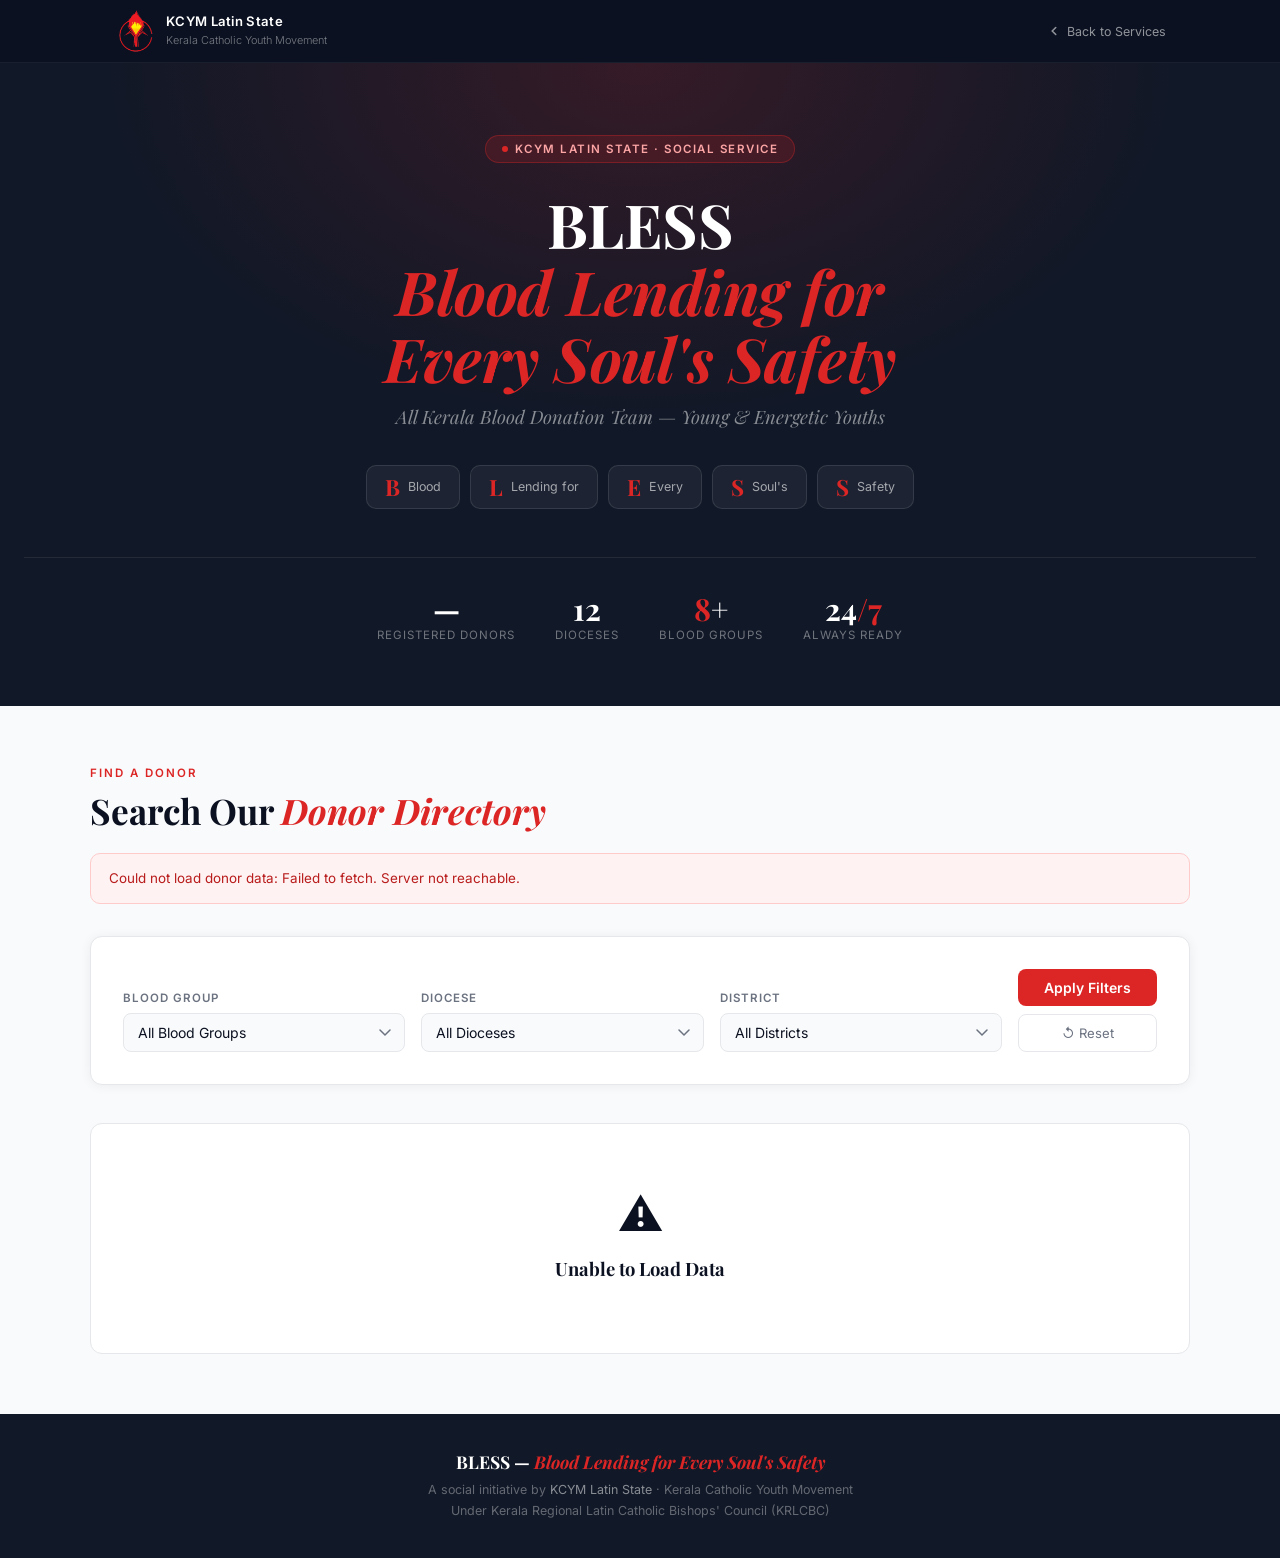
<file: bless/index.html>
<!DOCTYPE html>
<html lang="en">

<head>
    <meta charset="UTF-8">
    <meta name="viewport" content="width=device-width, initial-scale=1.0">
    <title>BLESS - Blood Lending for Every Soul's Safety | KCYM Latin State</title>
    <link
        href="https://fonts.googleapis.com/css2?family=Playfair+Display:ital,wght@0,600;0,700;1,600&family=Inter:wght@300;400;500;600&display=swap"
        rel="stylesheet">
    <style>
        /* ── TOKENS matching kcymlatin.org ── */
        :root {
            --navy: #0B1120;
            --navy2: #111827;
            --red: #DC2626;
            --red2: #B91C1C;
            --gold: #F59E0B;
            --white: #FFFFFF;
            --off: #F9FAFB;
            --muted: #6B7280;
            --border: #E5E7EB;
            --radius: 12px;
            --ff-display: 'Playfair Display', Georgia, serif;
            --ff-body: 'Inter', system-ui, sans-serif;
        }

        *,
        *::before,
        *::after {
            margin: 0;
            padding: 0;
            box-sizing: border-box;
        }

        html {
            scroll-behavior: smooth;
        }

        body {
            font-family: var(--ff-body);
            background: #fff;
            color: var(--navy);
        }

        /* ── NAV ── */
        nav {
            background: var(--navy);
            position: sticky;
            top: 0;
            z-index: 100;
            border-bottom: 1px solid rgba(255, 255, 255, 0.06);
        }

        .nav-inner {
            max-width: 1100px;
            margin: 0 auto;
            padding: 0 24px;
            display: flex;
            align-items: center;
            justify-content: space-between;
            height: 62px;
        }

        .nav-brand {
            display: flex;
            align-items: center;
            gap: 10px;
            text-decoration: none;
        }

        .nav-badge {
            width: 42px;
            height: 42px;
            display: flex;
            align-items: center;
            justify-content: center;
        }

        .nav-badge img {
            width: 100%;
            height: 100%;
            object-fit: cover;
            border-radius: 8px;
        }

        .nav-brand-text strong {
            display: block;
            font-size: 0.82rem;
            font-weight: 600;
            color: #fff;
            letter-spacing: 0.3px;
            line-height: 1.1;
        }

        .nav-brand-text span {
            font-size: 0.68rem;
            color: rgba(255, 255, 255, 0.45);
            font-weight: 300;
        }

        .nav-back {
            display: flex;
            align-items: center;
            gap: 6px;
            color: rgba(255, 255, 255, 0.55);
            font-size: 0.78rem;
            text-decoration: none;
            transition: color 0.2s;
        }

        .nav-back:hover {
            color: #fff;
        }

        .nav-back svg {
            width: 14px;
            height: 14px;
        }

        /* ── HERO ── */
        .hero {
            background: var(--navy2);
            position: relative;
            overflow: hidden;
            padding: 72px 24px 64px;
            text-align: center;
        }

        .hero::before {
            content: '';
            position: absolute;
            inset: 0;
            background: radial-gradient(ellipse 60% 80% at 50% 0%, rgba(220, 38, 38, 0.18) 0%, transparent 70%);
        }

        .hero-tag {
            display: inline-flex;
            align-items: center;
            gap: 7px;
            background: rgba(220, 38, 38, 0.15);
            border: 1px solid rgba(220, 38, 38, 0.35);
            color: #FCA5A5;
            font-size: 0.72rem;
            font-weight: 600;
            letter-spacing: 1.5px;
            text-transform: uppercase;
            padding: 6px 16px;
            border-radius: 30px;
            margin-bottom: 28px;
            position: relative;
        }

        .hero-tag .dot {
            width: 6px;
            height: 6px;
            background: var(--red);
            border-radius: 50%;
            animation: pulse 1.8s ease-in-out infinite;
        }

        @keyframes pulse {

            0%,
            100% {
                opacity: 1;
                transform: scale(1)
            }

            50% {
                opacity: 0.4;
                transform: scale(0.7)
            }
        }

        .hero h1 {
            font-family: var(--ff-display);
            font-size: clamp(2.4rem, 5vw, 3.8rem);
            font-weight: 700;
            color: #fff;
            line-height: 1.1;
            letter-spacing: -0.5px;
            position: relative;
        }

        .hero h1 em {
            font-style: italic;
            color: var(--red);
        }

        .hero-sub {
            font-family: var(--ff-display);
            font-size: clamp(0.95rem, 2vw, 1.15rem);
            font-style: italic;
            color: rgba(255, 255, 255, 0.5);
            margin-top: 12px;
            position: relative;
        }

        .hero-acronym {
            display: flex;
            justify-content: center;
            flex-wrap: wrap;
            gap: 10px;
            margin-top: 36px;
            position: relative;
        }

        .acro-item {
            background: rgba(255, 255, 255, 0.05);
            border: 1px solid rgba(255, 255, 255, 0.1);
            border-radius: 10px;
            padding: 10px 18px;
            display: flex;
            align-items: center;
            gap: 8px;
        }

        .acro-letter {
            font-family: var(--ff-display);
            font-size: 1.4rem;
            font-weight: 700;
            color: var(--red);
            line-height: 1;
        }

        .acro-word {
            font-size: 0.78rem;
            color: rgba(255, 255, 255, 0.6);
            font-weight: 400;
            line-height: 1.3;
        }

        .hero-stats {
            display: flex;
            justify-content: center;
            gap: 40px;
            margin-top: 48px;
            padding-top: 36px;
            border-top: 1px solid rgba(255, 255, 255, 0.08);
            position: relative;
            flex-wrap: wrap;
        }

        .stat-item {
            text-align: center;
        }

        .stat-num {
            font-family: var(--ff-display);
            font-size: 1.9rem;
            font-weight: 700;
            color: #fff;
            line-height: 1;
        }

        .stat-num span {
            color: var(--red);
        }

        .stat-label {
            font-size: 0.72rem;
            color: rgba(255, 255, 255, 0.4);
            margin-top: 4px;
            text-transform: uppercase;
            letter-spacing: 1px;
        }

        /* ── SECTION WRAPPER ── */
        section {
            padding: 60px 24px;
        }

        .section-inner {
            max-width: 1100px;
            margin: 0 auto;
        }

        .section-label {
            font-size: 0.72rem;
            font-weight: 600;
            letter-spacing: 2px;
            text-transform: uppercase;
            color: var(--red);
            margin-bottom: 10px;
        }

        .section-title {
            font-family: var(--ff-display);
            font-size: clamp(1.6rem, 3vw, 2.2rem);
            font-weight: 700;
            color: var(--navy);
            line-height: 1.2;
        }

        .section-title em {
            font-style: italic;
            color: var(--red);
        }

        /* ── FILTER SECTION ── */
        #search {
            background: var(--off);
        }

        .filter-card {
            background: #fff;
            border: 1px solid var(--border);
            border-radius: var(--radius);
            padding: 32px;
            margin-top: 32px;
            box-shadow: 0 1px 12px rgba(0, 0, 0, 0.06);
        }

        .filter-grid {
            display: grid;
            grid-template-columns: 1fr 1fr 1fr auto;
            gap: 16px;
            align-items: end;
        }

        @media(max-width:768px) {
            .filter-grid {
                grid-template-columns: 1fr 1fr;
            }

            .filter-action {
                grid-column: 1/-1;
                display: flex;
                gap: 10px;
            }
        }

        @media(max-width:480px) {
            .filter-grid {
                grid-template-columns: 1fr;
            }
        }

        .filter-group label {
            display: block;
            font-size: 0.72rem;
            font-weight: 600;
            letter-spacing: 1px;
            text-transform: uppercase;
            color: var(--muted);
            margin-bottom: 8px;
        }

        .filter-group select {
            width: 100%;
            padding: 10px 38px 10px 14px;
            border: 1.5px solid var(--border);
            border-radius: 8px;
            font-family: var(--ff-body);
            font-size: 0.875rem;
            color: var(--navy);
            background-color: var(--off);
            outline: none;
            cursor: pointer;
            appearance: none;
            -webkit-appearance: none;
            background-image: url("data:image/svg+xml,%3Csvg xmlns='http://www.w3.org/2000/svg' width='12' height='8' viewBox='0 0 12 8'%3E%3Cpath d='M1 1l5 5 5-5' stroke='%236B7280' stroke-width='1.5' fill='none' stroke-linecap='round'/%3E%3C/svg%3E");
            background-repeat: no-repeat;
            background-position: right 13px center;
            transition: border-color 0.2s, box-shadow 0.2s;
        }

        .filter-group select:focus {
            border-color: var(--red);
            box-shadow: 0 0 0 3px rgba(220, 38, 38, 0.1);
            background-color: #fff;
        }

        .filter-action {
            display: flex;
            flex-direction: column;
            gap: 8px;
        }

        .btn-apply {
            padding: 10px 26px;
            background: var(--red);
            color: #fff;
            border: none;
            border-radius: 8px;
            font-family: var(--ff-body);
            font-size: 0.875rem;
            font-weight: 600;
            cursor: pointer;
            transition: background 0.2s, transform 0.1s;
            white-space: nowrap;
        }

        .btn-apply:hover {
            background: var(--red2);
        }

        .btn-apply:active {
            transform: scale(0.97);
        }

        .btn-reset {
            padding: 10px 18px;
            background: none;
            border: 1.5px solid var(--border);
            border-radius: 8px;
            font-family: var(--ff-body);
            font-size: 0.82rem;
            color: var(--muted);
            cursor: pointer;
            transition: border-color 0.2s, color 0.2s;
            white-space: nowrap;
        }

        .btn-reset:hover {
            border-color: var(--red);
            color: var(--red);
        }

        /* ── RESULTS ── */
        .results-meta {
            display: flex;
            align-items: center;
            justify-content: space-between;
            margin: 24px 0 14px;
            flex-wrap: wrap;
            gap: 10px;
        }

        .results-count {
            font-size: 0.82rem;
            color: var(--muted);
        }

        .results-count strong {
            color: var(--red);
            font-size: 1rem;
            font-weight: 700;
        }

        /* ── TABLE ── */
        .table-wrap {
            background: #fff;
            border: 1px solid var(--border);
            border-radius: var(--radius);
            overflow: hidden;
            box-shadow: 0 1px 12px rgba(0, 0, 0, 0.05);
        }

        .table-scroll {
            overflow-x: auto;
        }

        table {
            width: 100%;
            border-collapse: collapse;
            font-size: 0.85rem;
        }

        thead {
            background: var(--navy);
        }

        thead th {
            padding: 13px 16px;
            text-align: left;
            font-size: 0.68rem;
            font-weight: 600;
            letter-spacing: 1.5px;
            text-transform: uppercase;
            color: rgba(255, 255, 255, 0.75);
            white-space: nowrap;
        }

        tbody tr {
            border-bottom: 1px solid var(--border);
            transition: background 0.12s;
        }

        tbody tr:last-child {
            border-bottom: none;
        }

        tbody tr:hover {
            background: #FEF2F2;
        }

        tbody td {
            padding: 13px 16px;
            color: var(--muted);
            vertical-align: middle;
        }

        .td-name {
            color: var(--navy);
            font-weight: 600;
            font-size: 0.88rem;
        }

        .td-sno {
            color: #D1D5DB;
            font-size: 0.78rem;
            font-weight: 400;
        }

        .blood-badge {
            display: inline-block;
            background: var(--red);
            color: #fff;
            font-size: 0.72rem;
            font-weight: 700;
            padding: 3px 11px;
            border-radius: 20px;
            letter-spacing: 0.5px;
        }

        .diocese-pill {
            display: inline-block;
            background: #FEF2F2;
            color: var(--red2);
            font-size: 0.75rem;
            padding: 3px 10px;
            border-radius: 20px;
            border: 1px solid #FECACA;
            font-weight: 500;
        }

        .district-pill {
            display: inline-block;
            background: #F3F4F6;
            color: #374151;
            font-size: 0.75rem;
            padding: 3px 10px;
            border-radius: 20px;
        }

        .td-mobile a {
            color: var(--red);
            text-decoration: none;
            font-weight: 500;
            font-size: 0.84rem;
        }

        .td-mobile a:hover {
            text-decoration: underline;
        }

        /* ── STATES ── */
        .state-box {
            background: #fff;
            border: 1px solid var(--border);
            border-radius: var(--radius);
            padding: 64px 24px;
            text-align: center;
        }

        .state-box .ico {
            font-size: 2.8rem;
            margin-bottom: 14px;
        }

        .state-box h3 {
            font-family: var(--ff-display);
            font-size: 1.15rem;
            font-weight: 700;
            margin-bottom: 8px;
            color: var(--navy);
        }

        .state-box p {
            font-size: 0.84rem;
            color: var(--muted);
            max-width: 320px;
            margin: 0 auto;
            line-height: 1.7;
        }

        .loading-row {
            display: flex;
            align-items: center;
            justify-content: center;
            gap: 12px;
            padding: 56px;
            color: var(--muted);
            font-size: 0.85rem;
        }

        .spinner {
            width: 20px;
            height: 20px;
            border: 2px solid var(--border);
            border-top-color: var(--red);
            border-radius: 50%;
            animation: spin 0.7s linear infinite;
            flex-shrink: 0;
        }

        @keyframes spin {
            to {
                transform: rotate(360deg);
            }
        }

        /* ── PAGINATION ── */
        .pagination {
            display: flex;
            align-items: center;
            justify-content: center;
            gap: 5px;
            padding: 20px;
            border-top: 1px solid var(--border);
            flex-wrap: wrap;
        }

        .pg-btn {
            width: 34px;
            height: 34px;
            border-radius: 7px;
            border: 1.5px solid var(--border);
            background: none;
            font-family: var(--ff-body);
            font-size: 0.82rem;
            cursor: pointer;
            color: var(--muted);
            transition: all 0.15s;
            display: flex;
            align-items: center;
            justify-content: center;
        }

        .pg-btn:hover:not(:disabled) {
            border-color: var(--red);
            color: var(--red);
        }

        .pg-btn.active {
            background: var(--red);
            border-color: var(--red);
            color: #fff;
            font-weight: 600;
        }

        .pg-btn:disabled {
            opacity: 0.3;
            cursor: not-allowed;
        }

        /* ── FOOTER ── */
        footer {
            background: var(--navy2);
            padding: 36px 24px;
            text-align: center;
        }

        footer .f-logo {
            font-family: var(--ff-display);
            font-size: 1.1rem;
            font-weight: 700;
            color: #fff;
            margin-bottom: 6px;
        }

        footer .f-logo em {
            font-style: italic;
            color: var(--red);
        }

        footer p {
            font-size: 0.78rem;
            color: rgba(255, 255, 255, 0.35);
            line-height: 1.7;
        }

        footer a {
            color: rgba(255, 255, 255, 0.5);
            text-decoration: none;
        }

        footer a:hover {
            color: #fff;
        }

        .error-banner {
            background: #FEF2F2;
            border: 1px solid #FECACA;
            color: var(--red2);
            padding: 14px 18px;
            border-radius: 10px;
            font-size: 0.84rem;
            margin-top: 20px;
            display: none;
            line-height: 1.6;
        }
    </style>
</head>

<body>

    <!-- NAV -->
    <nav>
        <div class="nav-inner">
            <a class="nav-brand" href="https://kcymlatin.org/">
                <div class="nav-badge">
                    <img src="../imgs/kcym_logo.png" alt="KCYM Logo">
                </div>
                <div class="nav-brand-text">
                    <strong>KCYM Latin State</strong>
                    <span>Kerala Catholic Youth Movement</span>
                </div>
            </a>
            <a class="nav-back" href="https://kcymlatin.org/#services">
                <svg viewBox="0 0 16 16" fill="none" stroke="currentColor" stroke-width="1.8" stroke-linecap="round">
                    <path d="M10 12L6 8l4-4" />
                </svg>
                Back to Services
            </a>
        </div>
    </nav>

    <!-- HERO -->
    <div class="hero">
        <div class="hero-tag"><span class="dot"></span> KCYM Latin State · Social Service</div>
        <h1>BLESS<br><em>Blood Lending for</em><br><em>Every Soul's Safety</em></h1>
        <p class="hero-sub">All Kerala Blood Donation Team — Young &amp; Energetic Youths</p>

        <div class="hero-acronym">
            <div class="acro-item"><span class="acro-letter">B</span><span class="acro-word">Blood</span></div>
            <div class="acro-item"><span class="acro-letter">L</span><span class="acro-word">Lending for</span></div>
            <div class="acro-item"><span class="acro-letter">E</span><span class="acro-word">Every</span></div>
            <div class="acro-item"><span class="acro-letter">S</span><span class="acro-word">Soul's</span></div>
            <div class="acro-item"><span class="acro-letter">S</span><span class="acro-word">Safety</span></div>
        </div>

        <div class="hero-stats">
            <div class="stat-item">
                <div class="stat-num" id="heroTotal">—</div>
                <div class="stat-label">Registered Donors</div>
            </div>
            <div class="stat-item">
                <div class="stat-num">12</div>
                <div class="stat-label">Dioceses</div>
            </div>
            <div class="stat-item">
                <div class="stat-num"><span>8</span>+</div>
                <div class="stat-label">Blood Groups</div>
            </div>
            <div class="stat-item">
                <div class="stat-num">24<span>/7</span></div>
                <div class="stat-label">Always Ready</div>
            </div>
        </div>
    </div>

    <!-- SEARCH SECTION -->
    <section id="search">
        <div class="section-inner">
            <div class="section-label">Find a Donor</div>
            <div class="section-title">Search Our <em>Donor Directory</em></div>

            <div class="error-banner" id="errorBanner"></div>

            <div class="filter-card">
                <div class="filter-grid">
                    <div class="filter-group">
                        <label>Blood Group</label>
                        <select id="bloodGroupFilter">
                            <option value="">All Blood Groups</option>
                        </select>
                    </div>
                    <div class="filter-group">
                        <label>Diocese</label>
                        <select id="dioceseFilter">
                            <option value="">All Dioceses</option>
                        </select>
                    </div>
                    <div class="filter-group">
                        <label>District</label>
                        <select id="districtFilter">
                            <option value="">All Districts</option>
                        </select>
                    </div>
                    <div class="filter-action">
                        <button class="btn-apply" onclick="applyFilters()">Apply Filters</button>
                        <button class="btn-reset" onclick="resetFilters()">↺ Reset</button>
                    </div>
                </div>
            </div>

            <div class="results-meta">
                <div class="results-count" id="resultsCount"></div>
            </div>

            <div id="tableContainer">
                <div class="state-box">
                    <div class="loading-row">
                        <div class="spinner"></div> Loading donor directory...
                    </div>
                </div>
            </div>
        </div>
    </section>

    <!-- FOOTER -->
    <footer>
        <div class="f-logo">BLESS — <em>Blood Lending for Every Soul's Safety</em></div>
        <p>
            A social initiative by <a href="https://kcymlatin.org/">KCYM Latin State</a> · Kerala Catholic Youth
            Movement<br>
            Under Kerala Regional Latin Catholic Bishops' Council (KRLCBC)
        </p>
    </footer>

    <script>
        const SHEET_ID = "1FaKH60YK9VgM6q52ez3lkmWLg0W5RElcua9CugvB4UM";
        const GID = "1869036480";
        const GVIZ_URL = `https://docs.google.com/spreadsheets/d/${SHEET_ID}/gviz/tq?tqx=out:json&gid=${GID}`;

        const DISPLAY_COLS = [
            { keys: ['donor name', 'name', 'full name', 'donor'], label: 'Donor Name', cls: 'td-name' },
            { keys: ['blood group', 'blood', 'bg', 'bloodgroup'], label: 'Blood Group', cls: 'td-blood' },
            { keys: ['diocese', 'dioc'], label: 'Diocese', cls: 'td-diocese' },
            { keys: ['district', 'dist'], label: 'District', cls: 'td-district' },
            { keys: ['city', 'town', 'place', 'city/town'], label: 'City', cls: 'td-city' },
            { keys: ['mobile', 'phone', 'contact', 'mob', 'number'], label: 'Mobile Number', cls: 'td-mobile' },
        ];

        let allData = [], filteredData = [], rawHeaders = [], colMap = {}, currentPage = 1;
        const PAGE_SIZE = 20;

        function norm(s) { return s?.toString().trim().toLowerCase().replace(/\s+/g, ' ') || ''; }
        function findColIdx(keys) {
            for (const k of keys) { const i = rawHeaders.findIndex(h => norm(h).includes(norm(k))); if (i !== -1) return i; }
            return -1;
        }

        async function loadData() {
            try {
                const res = await fetch(GVIZ_URL);
                if (!res.ok) throw new Error(`HTTP ${res.status}`);
                const text = await res.text();
                const jsonStr = text.replace(/^[\s\S]*?setResponse\(/, '').replace(/\);\s*$/, '');
                const json = JSON.parse(jsonStr);
                const table = json.table;

                rawHeaders = table.cols.map(c => (c.label || c.id || '').trim());
                DISPLAY_COLS.forEach(col => { colMap[col.label] = findColIdx(col.keys); });

                allData = table.rows.map(row =>
                    rawHeaders.map((_, i) => {
                        const cell = row.c?.[i];
                        if (!cell) return '';
                        if (cell.f != null) return cell.f;
                        if (cell.v != null) return String(cell.v);
                        return '';
                    })
                ).filter(r => r.some(v => String(v).trim()));

                populateFilters();
                filteredData = [...allData];
                const total = allData.length;
                document.getElementById('heroTotal').textContent = total;
                renderTable();
            } catch (err) {
                showError('Could not load donor data: ' + err.message + '. Server not reachable.');
                document.getElementById('tableContainer').innerHTML = `
      <div class="state-box"><div class="ico">⚠️</div><h3>Unable to Load Data</h3></div>`;
            }
        }

        function showError(msg) {
            const b = document.getElementById('errorBanner');
            b.textContent = msg; b.style.display = 'block';
        }

        function getUnique(label) {
            const idx = colMap[label];
            if (idx === -1 || idx == null) return [];
            return [...new Set(allData.map(r => String(r[idx]).trim()).filter(Boolean))].sort();
        }

        function populateFilters() {
            const fill = (id, vals) => { const sel = document.getElementById(id); vals.forEach(v => { const o = document.createElement('option'); o.value = v; o.textContent = v; sel.appendChild(o); }); };
            fill('bloodGroupFilter', getUnique('Blood Group'));
            fill('dioceseFilter', getUnique('Diocese'));
            fill('districtFilter', getUnique('District'));
        }

        function applyFilters() {
            const bg = document.getElementById('bloodGroupFilter').value;
            const dioc = document.getElementById('dioceseFilter').value;
            const dist = document.getElementById('districtFilter').value;
            filteredData = allData.filter(row => {
                const okBG = !bg || String(row[colMap['Blood Group']]).trim() === bg;
                const okDioc = !dioc || String(row[colMap['Diocese']]).trim() === dioc;
                const okDist = !dist || String(row[colMap['District']]).trim() === dist;
                return okBG && okDioc && okDist;
            });
            currentPage = 1;
            renderTable();
        }

        function resetFilters() {
            ['bloodGroupFilter', 'dioceseFilter', 'districtFilter'].forEach(id => document.getElementById(id).value = '');
            filteredData = [...allData]; currentPage = 1; renderTable();
        }

        function renderTable() {
            const container = document.getElementById('tableContainer');
            const count = filteredData.length;
            document.getElementById('resultsCount').innerHTML =
                `Showing <strong>${count}</strong> donor${count !== 1 ? 's' : ''}`;

            if (count === 0) {
                container.innerHTML = `<div class="state-box"><div class="ico">🔍</div><h3>No Donors Found</h3><p>Try changing your filter selections.</p></div>`;
                return;
            }

            const start = (currentPage - 1) * PAGE_SIZE;
            const pageData = filteredData.slice(start, start + PAGE_SIZE);
            const totalPg = Math.ceil(count / PAGE_SIZE);

            let html = `<div class="table-wrap"><div class="table-scroll"><table>
    <thead><tr><th>#</th>${DISPLAY_COLS.map(c => `<th>${c.label}</th>`).join('')}</tr></thead>
    <tbody>`;

            pageData.forEach((row, idx) => {
                html += `<tr><td class="td-sno">${start + idx + 1}</td>`;
                DISPLAY_COLS.forEach(col => {
                    const i = colMap[col.label];
                    const v = (i !== -1 && i != null && row[i]) ? String(row[i]).trim() : '—';
                    let cell = v;
                    if (col.cls === 'td-blood' && v !== '—') cell = `<span class="blood-badge">${v}</span>`;
                    else if (col.cls === 'td-diocese' && v !== '—') cell = `<span class="diocese-pill">${v}</span>`;
                    else if (col.cls === 'td-district' && v !== '—') cell = `<span class="district-pill">${v}</span>`;
                    else if (col.cls === 'td-mobile' && v !== '—') cell = `<a href="tel:${v}">${v}</a>`;
                    html += `<td class="${col.cls}">${cell}</td>`;
                });
                html += `</tr>`;
            });

            html += `</tbody></table></div>`;

            if (totalPg > 1) {
                html += `<div class="pagination">`;
                html += `<button class="pg-btn" onclick="goPage(${currentPage - 1})" ${currentPage === 1 ? 'disabled' : ''}>&#8249;</button>`;
                for (let p = 1; p <= totalPg; p++) {
                    if (p === 1 || p === totalPg || Math.abs(p - currentPage) <= 2)
                        html += `<button class="pg-btn ${p === currentPage ? 'active' : ''}" onclick="goPage(${p})">${p}</button>`;
                    else if (Math.abs(p - currentPage) === 3)
                        html += `<span style="color:#D1D5DB;padding:0 4px">&hellip;</span>`;
                }
                html += `<button class="pg-btn" onclick="goPage(${currentPage + 1})" ${currentPage === totalPg ? 'disabled' : ''}>&#8250;</button></div>`;
            }

            html += `</div>`;
            container.innerHTML = html;
        }

        function goPage(p) {
            const total = Math.ceil(filteredData.length / PAGE_SIZE);
            if (p < 1 || p > total) return;
            currentPage = p; renderTable();
            document.getElementById('search').scrollIntoView({ behavior: 'smooth' });
        }

        loadData();
    </script>
</body>

</html>
</file>
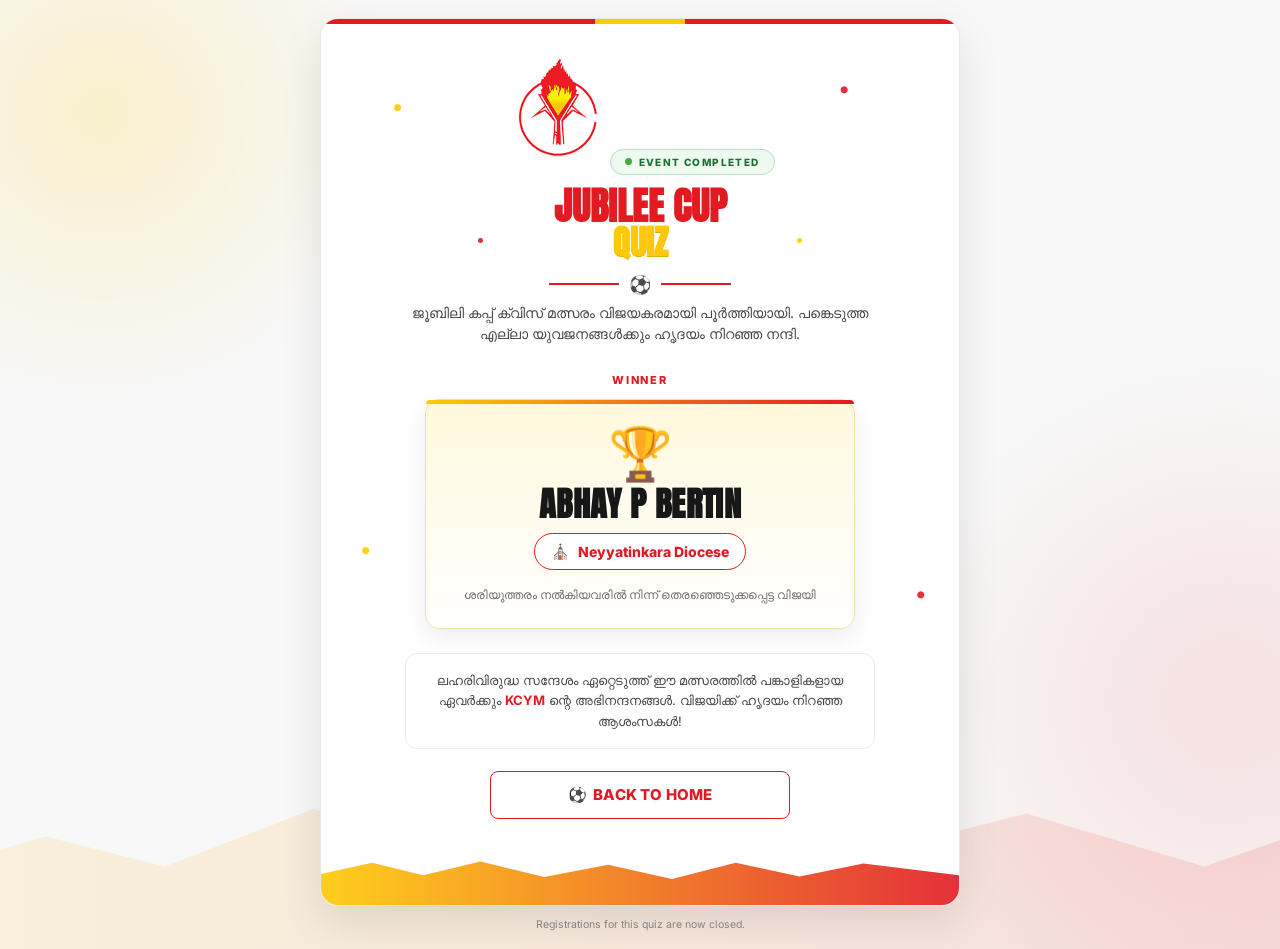
<file: jubilee-cup-quiz/index.html>
<!DOCTYPE html>
<html lang="en">
<head>
<meta charset="UTF-8">
<meta name="viewport" content="width=device-width, initial-scale=1.0, maximum-scale=1.0, viewport-fit=cover">
<title>Jubilee Cup - Quiz</title>

<script>
(function () {
  const QUIZ_CLOSED = true;
  if (QUIZ_CLOSED && !/completed\.html$/i.test(location.pathname)) {
    location.replace("completed.html");
  }
})();
</script>
<noscript><meta http-equiv="refresh" content="0; url=completed.html"></noscript>
<style>

@import url('https://fonts.googleapis.com/css2?family=Anton&family=Inter:wght@400;500;600;700;800&display=swap');

:root{
  --red:#e21b23;--red-dark:#bd1118;--yellow:#ffca05;--yellow-soft:#fff8dc;
  --ink:#171717;--muted:#676767;--line:#e5e5e5;--green:#42ad45;
  --card:#fff;--bg:#fafafa;
}
*{box-sizing:border-box}
html,body{margin:0;padding:0}
body{
  min-height:100vh;font-family:Inter,Arial,sans-serif;color:var(--ink);
  background:
    radial-gradient(circle at 8% 12%,rgba(255,202,5,.18),transparent 20%),
    radial-gradient(circle at 96% 74%,rgba(226,27,35,.11),transparent 24%),
    #f8f8f8;
  display:flex;align-items:center;justify-content:center;padding:18px;
}
body:before{
  content:"";position:fixed;z-index:0;inset:auto -8% -70px;height:230px;
  background:linear-gradient(90deg,rgba(255,202,5,.75),rgba(226,27,35,.8));
  clip-path:polygon(0 60%,10% 42%,18% 55%,28% 30%,40% 52%,52% 24%,64% 52%,76% 32%,88% 55%,100% 28%,100% 100%,0 100%);
  opacity:.16;pointer-events:none;
}
.app{width:100%;max-width:1040px;position:relative;z-index:1}
.screen{animation:fadeIn .25s ease}
@keyframes fadeIn{from{opacity:.5;transform:translateY(4px)}to{opacity:1;transform:none}}

.brand-top{display:flex;align-items:center;justify-content:center;gap:10px;margin-bottom:9px}
.logo{width:64px;height:64px;object-fit:contain}
.eyebrow{
  margin:0;text-align:center;font-size:11px;font-weight:800;letter-spacing:.18em;
  text-transform:uppercase;color:var(--red)
}
.brand-inline{display:flex;align-items:center;gap:8px}
.brand-inline .mini-logo{width:32px;height:32px;object-fit:contain}

.card{
  position:relative;background:rgba(255,255,255,.98);border:1px solid #e7e7e7;
  border-radius:18px;overflow:hidden;box-shadow:0 15px 42px rgba(0,0,0,.10);
}
.card:before{
  content:"";position:absolute;left:0;right:0;top:0;height:5px;
  background:linear-gradient(90deg,var(--red) 0 43%,var(--yellow) 43% 57%,var(--red) 57%)
}
.hero-card{min-height:780px;padding:38px 54px 32px}
.hero-bg{
  position:absolute;inset:0;pointer-events:none;overflow:hidden;
  background:
    linear-gradient(to bottom,rgba(255,255,255,.88) 0 45%,rgba(255,255,255,.96) 68%,#fff 100%),
    repeating-linear-gradient(0deg,transparent 0 26px,rgba(0,0,0,.035) 26px 28px);
}
.hero-bg:before{
  content:"⚽";position:absolute;right:-60px;top:370px;font-size:240px;
  opacity:.07;filter:grayscale(1);
}
.hero-bg:after{
  content:"";position:absolute;left:-5%;right:-5%;bottom:90px;height:190px;
  background:repeating-linear-gradient(170deg,transparent 0 17px,rgba(0,0,0,.035) 18px 20px);
  transform:skewY(-3deg);opacity:.6;
}
.hero-content{position:relative;z-index:2}
.hero-logo{
  width:112px;height:112px;margin:0 auto 8px;object-fit:contain;
  filter:drop-shadow(0 5px 9px rgba(226,27,35,.15))
}
.hero-title{
  font-family:Anton,Impact,sans-serif;text-align:center;text-transform:uppercase;
  letter-spacing:.02em;line-height:.9;margin:0;color:var(--red);font-size:76px
}
.hero-title span{display:block;color:var(--yellow);font-size:70px;text-shadow:0 1px 0 #e4ae00}
.hero-rule{display:flex;align-items:center;justify-content:center;gap:10px;margin:15px auto 7px;color:var(--red)}
.hero-rule:before,.hero-rule:after{content:"";height:2px;width:92px;background:var(--red)}
.hero-rule b{font-size:18px}
.hero-subtitle{text-align:center;margin:0 0 25px;color:#444;font-size:15px}

.info-strip{
  display:grid;grid-template-columns:repeat(4,1fr);max-width:800px;margin:0 auto 24px;
  background:#fff;border:1px solid #eee;border-radius:14px;box-shadow:0 9px 22px rgba(0,0,0,.08);overflow:hidden
}
.info-item{display:flex;align-items:center;justify-content:center;gap:10px;padding:16px 10px;border-right:1px solid #eee}
.info-item:last-child{border-right:0}
.info-icon{font-size:27px;color:var(--red)}
.info-value{font-size:20px;font-weight:800;line-height:1}
.info-label{font-size:9px;font-weight:700;text-transform:uppercase;line-height:1.15;margin-top:3px}

.hero-bottom{display:grid;grid-template-columns:1fr 1fr;gap:30px;align-items:start}
.panel{background:rgba(255,255,255,.96);border:1px solid #eee;border-radius:14px;padding:25px;box-shadow:0 7px 22px rgba(0,0,0,.06)}
.panel-title{
  font-family:Anton,Impact,sans-serif;text-transform:uppercase;color:var(--red);
  font-size:20px;letter-spacing:.02em;margin:0 0 18px
}
.panel-title:after{content:"";display:block;width:38px;height:3px;background:var(--yellow);margin-top:5px}
.guidelines{list-style:none;padding:0;margin:0;display:flex;flex-direction:column;gap:16px}
.guidelines li{display:flex;gap:13px;align-items:flex-start;color:#333;font-size:13px;line-height:1.45}
.mark{
  flex:0 0 29px;width:29px;height:29px;border-radius:50%;border:2px solid var(--yellow);
  color:var(--red);display:flex;align-items:center;justify-content:center;font-weight:800;font-size:12px
}
.form-title{font-size:14px;font-weight:800;margin:0 0 8px}
.field{margin-bottom:12px}
.field label{display:block;font-size:12px;font-weight:700;margin-bottom:6px}
.field input,.field select{
  width:100%;height:43px;padding:0 13px;border:1px solid #d8d8d8;border-radius:8px;
  background:#fff;color:#222;font:14px Inter,Arial,sans-serif;outline:none
}
.field input:focus,.field select:focus{border-color:var(--red);box-shadow:0 0 0 3px rgba(226,27,35,.09)}
.field .err{min-height:12px;margin-top:4px;color:#bd1118;font-size:11px}
.btn{
  width:100%;border:0;border-radius:8px;height:48px;padding:0 18px;cursor:pointer;
  font:800 15px Inter,Arial,sans-serif;letter-spacing:.01em
}
.btn-primary{background:linear-gradient(90deg,var(--red),#ed262e);color:#fff;box-shadow:0 8px 18px rgba(226,27,35,.23)}
.btn-primary:hover{filter:brightness(.97);transform:translateY(-1px)}
.btn:disabled{opacity:.5;cursor:not-allowed;transform:none}
.footer-note{text-align:center;color:#888;font-size:10.5px;margin:12px 0 0}
.notice{padding:10px 12px;border-radius:8px;font-size:12px;line-height:1.4;margin-bottom:12px;display:none}
.notice.error{display:block;background:#fff0f0;border:1px solid #f1b4b7;color:#a9181e}
.notice.success{display:block;background:#eef9f0;border:1px solid #b7dfbd;color:#1f7131}
.spinner{width:17px;height:17px;border:2px solid rgba(255,255,255,.35);border-top-color:#fff;border-radius:50%;display:inline-block;vertical-align:-4px;animation:spin .7s linear infinite;margin-right:7px}
@keyframes spin{to{transform:rotate(360deg)}}

/* Quiz */
.quiz-card{max-width:640px;margin:0 auto;padding-bottom:28px}
.quiz-header{
  min-height:66px;padding:0 20px;display:flex;align-items:center;justify-content:space-between;
  color:#fff;background:linear-gradient(90deg,var(--red),#d8151d)
}
.quiz-brand{display:flex;align-items:center;gap:9px;font-family:Anton,Impact,sans-serif;text-transform:uppercase;font-size:20px}
.quiz-brand img{width:36px;height:36px;object-fit:contain;filter:brightness(0) invert(1)}
.quiz-brand span{color:#fff}.quiz-brand b{color:var(--yellow)}
.q-counter{font-size:13px;font-weight:800}
.quiz-body{padding:26px 32px 0}
.progress-dots{display:flex;gap:0;margin:0 0 34px}
.dot{height:8px;flex:1;background:#d8d8d8;position:relative}
.dot:first-child{border-radius:5px 0 0 5px}.dot:last-child{border-radius:0 5px 5px 0}
.dot.done{background:var(--green)}.dot.current{background:var(--red)}
.dot:after{content:"";position:absolute;width:12px;height:12px;border-radius:50%;background:inherit;left:50%;top:50%;transform:translate(-50%,-50%)}
.quiz-meta{display:flex;justify-content:space-between;align-items:center;margin-bottom:14px}
.question-kicker{font-size:10px;text-transform:uppercase;font-weight:800;color:#777}
.timer-ring{width:62px;height:62px;border-radius:50%;position:relative;display:flex;align-items:center;justify-content:center;background:#fff}
.timer-ring svg{position:absolute;inset:0;transform:rotate(-90deg)}
.timer-ring .num{font-size:20px;font-weight:800;color:var(--red);z-index:1}
.timer-ring.warn .num{color:#bd1118}
.question-text{font-size:22px;line-height:1.3;font-weight:800;margin:0 0 22px;max-width:530px}
.options{display:flex;flex-direction:column;gap:10px}
.option{
  min-height:54px;display:flex;align-items:center;gap:15px;border:1px solid #ddd;
  border-radius:9px;background:#fff;padding:10px 14px;text-align:left;color:#222;font:14px Inter,Arial,sans-serif;
  cursor:pointer;transition:.15s;box-shadow:0 2px 5px rgba(0,0,0,.025)
}
.option:hover{border-color:var(--red);background:#fff9f9}
.option .letter{
  width:31px;height:31px;flex:0 0 31px;border-radius:50%;border:2px solid var(--yellow);
  display:flex;align-items:center;justify-content:center;font-weight:800;color:#b7141a
}
.option.selected{border-color:var(--red);background:#fff1f1}
.option.selected .letter{background:var(--red);border-color:var(--red);color:#fff}
.option:disabled{cursor:default}
.quiz-foot{height:70px;margin-top:30px;background:linear-gradient(0deg,#fff4f4,transparent);position:relative;overflow:hidden}
.quiz-foot:after{content:"";position:absolute;left:0;right:0;bottom:-55px;height:105px;background:rgba(226,27,35,.12);clip-path:polygon(0 58%,10% 45%,20% 58%,30% 35%,40% 60%,50% 42%,60% 62%,70% 38%,80% 58%,90% 43%,100% 56%,100% 100%,0 100%)}

/* Results */
.result-card{max-width:640px;margin:0 auto;padding:38px 32px 24px;text-align:center;overflow:hidden}
.confetti{position:absolute;inset:0;pointer-events:none;opacity:.9;background:
  radial-gradient(circle at 12% 10%,var(--yellow) 0 3px,transparent 4px),
  radial-gradient(circle at 82% 8%,var(--red) 0 3px,transparent 4px),
  radial-gradient(circle at 25% 25%,var(--red) 0 2px,transparent 3px),
  radial-gradient(circle at 75% 25%,var(--yellow) 0 2px,transparent 3px),
  radial-gradient(circle at 7% 60%,var(--yellow) 0 3px,transparent 4px),
  radial-gradient(circle at 94% 65%,var(--red) 0 3px,transparent 4px)
}
.result-logo{width:100px;height:100px;object-fit:contain;margin-bottom:8px}
.result-title{font-family:Anton,Impact,sans-serif;text-transform:uppercase;color:var(--red);font-size:38px;margin:0 0 5px}
.result-subtitle{margin:0;color:#444;font-size:14px}
.score-box{margin:22px auto 10px;max-width:390px;padding:20px;border-radius:13px;border:1px solid #eee;box-shadow:0 5px 16px rgba(0,0,0,.06);position:relative}
.score-label{font-size:10px;font-weight:800;text-transform:uppercase;color:#777}
.score{font-family:Anton,Impact,sans-serif;font-size:78px;line-height:.95;color:var(--red);margin:3px 0}
.score small{font-family:Inter,Arial,sans-serif;color:#888;font-size:27px}
.stat-grid{display:grid;grid-template-columns:repeat(3,1fr);max-width:470px;margin:0 auto 22px;border:1px solid #eee;border-radius:12px;overflow:hidden}
.stat{padding:13px 8px;border-right:1px solid #eee}.stat:last-child{border-right:0}
.stat .icon{font-size:22px}.stat .val{font-size:16px;font-weight:800;margin-top:3px}.stat .lbl{font-size:9px;text-transform:uppercase;color:#777;margin-top:2px}
.btn-secondary{background:#fff;border:1.5px solid var(--red);color:var(--red)}
.btn-secondary:hover{background:#fff5f5}
.result-foot{height:62px;margin:22px -32px -24px;background:linear-gradient(90deg,rgba(255,202,5,.9),rgba(226,27,35,.9));clip-path:polygon(0 50%,8% 32%,16% 52%,25% 30%,35% 55%,45% 35%,55% 58%,65% 32%,75% 54%,85% 33%,100% 52%,100% 100%,0 100%)}

.hidden{display:none!important}

@media(max-width:760px){
  body{padding:10px}.hero-card{padding:30px 20px 24px;min-height:0}
  .hero-title{font-size:55px}.hero-title span{font-size:50px}
  .hero-logo{width:90px;height:90px}
  .info-strip{grid-template-columns:repeat(2,1fr)}
  .info-item:nth-child(2){border-right:0}.info-item:nth-child(-n+2){border-bottom:1px solid #eee}
  .hero-bottom{grid-template-columns:1fr;gap:16px}
  .quiz-body{padding:24px 20px 0}.question-text{font-size:20px}
}
@media(max-width:460px){
  body{padding:6px}.hero-title{font-size:43px}.hero-title span{font-size:40px}.hero-card{border-radius:12px}
  .info-item{padding:13px 6px}.info-icon{font-size:23px}.info-value{font-size:17px}
  .panel{padding:19px}.quiz-header{padding:0 14px}.quiz-brand{font-size:17px}.q-counter{font-size:11px}
  .stat-grid{grid-template-columns:1fr}.stat{border-right:0;border-bottom:1px solid #eee}.stat:last-child{border-bottom:0}
}


/* Mobile-first refinements */
html{width:100%;overflow-x:hidden}
body{width:100%;max-width:100%;overflow-x:hidden;padding:8px}
.app{width:100%;max-width:1040px;min-width:0}
.card{max-width:100%;min-width:0}

@media (max-width:760px){
  body{padding:6px;display:block}
  .app{margin:0 auto;width:100%}

  /* Welcome */
  .hero-card{
    width:100%;padding:24px 14px 18px;border-radius:14px;
    min-height:0;overflow:hidden
  }
  .hero-logo{width:76px;height:76px;margin-bottom:4px}
  .eyebrow{font-size:9px;letter-spacing:.12em}
  .hero-title{
    font-size:43px;line-height:.88;letter-spacing:.01em;
    word-break:normal
  }
  .hero-title span{font-size:39px}
  .hero-rule{margin:11px auto 5px}
  .hero-rule:before,.hero-rule:after{width:55px}
  .hero-subtitle{font-size:13px;margin-bottom:17px}

  .info-strip{
    width:100%;grid-template-columns:repeat(2,minmax(0,1fr));
    margin-bottom:15px;border-radius:11px
  }
  .info-item{
    min-width:0;padding:11px 5px;gap:6px;
    justify-content:center
  }
  .info-item:nth-child(2){border-right:0}
  .info-item:nth-child(-n+2){border-bottom:1px solid #eee}
  .info-icon{font-size:20px}
  .info-value{font-size:16px}
  .info-label{font-size:7px}
  .info-item:last-child .info-value{font-size:10px}

  .hero-bottom{
    display:flex;flex-direction:column;gap:12px;width:100%
  }
  .panel{
    width:100%;padding:16px;border-radius:11px
  }
  .panel-title{font-size:17px;margin-bottom:13px}
  .guidelines{gap:12px}
  .guidelines li{font-size:12px;gap:9px}
  .mark{flex-basis:25px;width:25px;height:25px;font-size:10px}

  .field{margin-bottom:10px}
  .field label{font-size:11px}
  .field input,.field select{height:42px;font-size:13px}
  .btn{height:46px;font-size:14px}

  .footer-note{font-size:9px;margin:8px 0}

  /* Quiz */
  .quiz-card{width:100%;border-radius:12px}
  .quiz-header{
    min-height:56px;height:56px;padding:0 11px
  }
  .quiz-brand{font-size:15px;gap:6px}
  .quiz-brand img{width:29px;height:29px}
  .q-counter{font-size:10px;white-space:nowrap}
  .quiz-body{padding:18px 14px 0}
  .progress-dots{margin-bottom:24px}
  .dot{height:6px}
  .dot:after{width:10px;height:10px}
  .quiz-meta{margin-bottom:10px}
  .question-kicker{font-size:9px}
  .timer-ring{width:54px;height:54px;flex:0 0 54px}
  .timer-ring svg{width:54px;height:54px}
  .timer-ring .num{font-size:17px}
  .question-text{
    font-size:19px;line-height:1.35;
    margin-bottom:17px;overflow-wrap:anywhere
  }
  .options{gap:8px}
  .option{
    min-height:49px;padding:8px 10px;gap:10px;
    font-size:13px;border-radius:8px
  }
  .option .letter{
    width:28px;height:28px;flex-basis:28px;font-size:12px
  }
  .quiz-foot{height:48px;margin-top:20px}

  /* Result */
  .result-card{
    width:100%;padding:28px 14px 18px;border-radius:12px
  }
  .result-logo{width:76px;height:76px;margin-bottom:4px}
  .result-title{font-size:30px;line-height:1}
  .result-subtitle{font-size:12px}
  .score-box{
    width:100%;max-width:320px;margin:17px auto 9px;padding:15px
  }
  .score{font-size:64px}
  .score small{font-size:22px}
  .stat-grid{
    width:100%;max-width:none;
    grid-template-columns:repeat(3,minmax(0,1fr));
    margin-bottom:15px
  }
  .stat{padding:10px 3px}
  .stat .icon{font-size:18px}
  .stat .val{font-size:13px}
  .stat .lbl{font-size:7px}
  .result-foot{height:45px;margin:16px -14px -18px}
}

@media (max-width:380px){
  body{padding:4px}
  .hero-card{padding:20px 11px 15px}
  .hero-logo{width:68px;height:68px}
  .hero-title{font-size:37px}
  .hero-title span{font-size:34px}
  .hero-subtitle{font-size:12px}
  .info-item{padding:9px 3px}
  .info-icon{font-size:18px}
  .info-value{font-size:14px}
  .info-label{font-size:6px}
  .panel{padding:13px}
  .guidelines li{font-size:11px}
  .quiz-header{padding:0 9px}
  .quiz-brand{font-size:13px}
  .quiz-brand img{width:26px;height:26px}
  .quiz-body{padding:15px 11px 0}
  .question-text{font-size:17px}
  .option{font-size:12px;min-height:46px}
  .result-title{font-size:27px}
}

@media (max-width:320px){
  .hero-title{font-size:33px}
  .hero-title span{font-size:30px}
  .hero-logo{width:62px;height:62px}
  .info-value{font-size:13px}
  .quiz-brand{font-size:11px}
  .q-counter{font-size:9px}
  .question-text{font-size:16px}
  .option{font-size:11px}
}


.submit-loading{
  position:fixed;inset:0;z-index:99999;background:rgba(255,255,255,.97);
  display:flex;align-items:center;justify-content:center;padding:20px;
}
.submit-loading.hidden{display:none!important}
.submit-loading-card{
  width:min(390px,100%);text-align:center;background:#fff;border:1px solid #eee;
  border-radius:18px;padding:32px 24px;box-shadow:0 18px 55px rgba(0,0,0,.14);
  position:relative;overflow:hidden
}
.submit-loading-card:before{
  content:"";position:absolute;top:0;left:0;right:0;height:5px;
  background:linear-gradient(90deg,#e21b23 0 43%,#ffca05 43% 57%,#e21b23 57%)
}
.submit-football{font-size:48px;line-height:1;margin-bottom:10px;animation:footballPulse 1.2s ease-in-out infinite}
.submit-spinner{
  width:42px;height:42px;margin:0 auto 18px;border:4px solid #f0dfe0;
  border-top-color:#e21b23;border-radius:50%;animation:submitSpin .75s linear infinite
}
.submit-loading-card h2{
  margin:0 0 7px;font-family:Anton,Impact,sans-serif;text-transform:uppercase;
  color:#e21b23;font-size:25px;letter-spacing:.02em
}
.submit-loading-card p{margin:0 0 17px;color:#444;font-size:13px}
.submit-loading-card small{display:block;margin-top:12px;color:#888;font-size:10px}
.submit-progress{height:7px;background:#eee;border-radius:10px;overflow:hidden}
.submit-progress span{
  display:block;height:100%;width:15%;border-radius:10px;
  background:linear-gradient(90deg,#e21b23,#ffca05);transition:width .5s ease
}
@keyframes submitSpin{to{transform:rotate(360deg)}}
@keyframes footballPulse{50%{transform:translateY(-4px) rotate(8deg)}}

</style>
</head>
<body>

<div id="submit-loading" class="submit-loading hidden" aria-live="polite" aria-busy="true">
  <div class="submit-loading-card">
    <div class="submit-football">⚽</div>
    <div class="submit-spinner"></div>
    <h2>Submitting Your Quiz</h2>
    <p id="submit-loading-text">Saving your answers...</p>
    <div class="submit-progress"><span id="submit-progress-bar"></span></div>
    <small>Please don't close or refresh this page.</small>
  </div>
</div>

<div class="app">
  <div id="screen-intro" class="screen">
    <div class="card hero-card">
      <div class="hero-bg"></div>
      <div class="hero-content">
        <div class="brand-top">
          <img class="hero-logo" src="../imgs/kcym_logo.png" alt="KCYM Logo">
        </div>
        <h1 class="hero-title">JUBILEE CUP<span>QUIZ</span></h1>
        <div class="hero-rule"><b>⚽</b></div>
        <p class="hero-subtitle">
            കെ.ആർ.എൽ.സി.സി. യുടെ രജത ജൂബിലി ആഘോഷങ്ങളോടനുബന്ധിച്ച് കേരളത്തിലെ യുവജനങ്ങൾക്കിടയിൽ വർദ്ധിച്ചുവരുന്ന ലഹരി
            ഉപയോഗത്തിനെതിരെ ബോധവൽക്കരണം സൃഷ്ടിക്കുന്നതിനും, ലഹരിവിരുദ്ധ സന്ദേശം പ്രചരിപ്പിക്കുന്നതിനുമായി ജൂബിലി കപ്പിന്റെ പ്രചരണാർത്ഥം
            സംഘടിപ്പിക്കുന്ന സംസ്ഥാനതല ക്വിസ് മത്സരം. <br>
            ശരിയുത്തരം നൽകുന്നവരിൽ നിന്ന് തെരഞ്ഞെടുക്കപ്പെടുന്ന ഒരാൾക്ക് ആയിരിക്കും സമ്മാനം ലഭിക്കുന്നത്.
        </p>

        <div class="info-strip">
          <div class="info-item"><span class="info-icon">▣</span><div><div class="info-value">10</div><div class="info-label">Questions</div></div></div>
          <div class="info-item"><span class="info-icon">◷</span><div><div class="info-value">15</div><div class="info-label">Seconds<br>Each</div></div></div>
          <div class="info-item"><span class="info-icon">🏆</span><div><div class="info-value">1</div><div class="info-label">Mark<br>Each</div></div></div>
          <div class="info-item"><span class="info-icon">⚽</span><div><div class="info-value" style="font-size:13px">FOOTBALL</div><div class="info-label">Theme</div></div></div>
        </div>

        <div class="hero-bottom">
          <div class="panel">
            <h2 class="panel-title">നിർദ്ദേശങ്ങൾ</h2>
            <ul class="guidelines">
              <li>
                <span class="mark">☷</span>
                <span>
                    ഓരോ ചോദ്യത്തിനും <b>4 ഓപ്ഷനുകൾ</b> വീതം ഉണ്ടായിരിക്കും. അവയിൽ നിന്ന് ശരിയായ ഉത്തരം തിരഞ്ഞെടുക്കുക.
                </span>
            </li>
              <li>
                <span class="mark">◷</span>
                <span>
                    ഓരോ ചോദ്യത്തിനും ഉത്തരം നൽകാൻ <b style="color:var(--red)">15 സെക്കൻഡ്</b> സമയപരിധിയുണ്ടായിരിക്കും.
                </span>
            </li>
              <li>
                <span class="mark">»</span>
                <span>
                    ഒരിക്കൽ അടുത്ത ചോദ്യത്തിലേക്ക് കടന്നാൽ മുൻപത്തെ ചോദ്യത്തിലേക്ക് <b style="color:var(--red)">തിരികെ പോകാൻ സാധിക്കില്ല.</b>
                </span>
            </li>
              <li>
                <span class="mark">!</span>
                <span>
                    അനുവദിച്ച സമയം പൂർത്തിയായാൽ സിസ്റ്റം <b style="color:var(--red)">സ്വയമേവ</b> അടുത്ത ചോദ്യത്തിലേക്ക് കടക്കുന്നതാണ്.
                </span>
            </li>
            </ul>
          </div>

          <div class="panel">
            <p class="form-title">Your Details</p>
            <div id="intro-notice" class="notice"></div>
            <div class="field"><label for="inp-name">Full Name</label><input id="inp-name" type="text" maxlength="100" placeholder="Enter your name" autocomplete="name"><div class="err" id="err-name"></div></div>
            <div class="field"><label for="inp-mobile">Phone Number</label><input id="inp-mobile" type="tel" inputmode="numeric" maxlength="10" placeholder="Enter your phone number" autocomplete="tel"><div class="err" id="err-mobile"></div></div>
            <div class="field"><label for="inp-diocese">Diocese</label><select id="inp-diocese"><option value="">Select Diocese</option><option>Alleppey</option><option>Calicut</option><option>Cochin</option><option>Kannur</option><option>Kottapuram</option><option>Neyyattinkara</option><option>Punalur</option><option>Quilon</option><option>Sultanpet</option><option>Trivandrum</option><option>Verapoly</option><option>Vijayapuram</option></select><div class="err" id="err-diocese"></div></div>
            <button class="btn btn-primary" id="btn-start">⚽ &nbsp;START QUIZ</button>
          </div>
        </div>
      </div>
    </div>
    <p class="footer-note">Your responses are recorded after quiz completion.</p>
  </div>

  <div id="screen-quiz" class="screen hidden">
    <div class="card quiz-card">
      <div class="quiz-header">
        <div class="quiz-brand"><img src="../imgs/kcym_logo.png" alt=""><span>JUBILEE CUP <b>QUIZ</b></span></div>
        <span class="q-counter">Q <b id="q-current">1</b> / <span id="q-total">10</span></span>
      </div>
      <div class="quiz-body">
        <div class="progress-dots" id="progress-dots"></div>
        <div class="quiz-meta">
          <span class="question-kicker">Question <span id="q-current-label">1</span> of <span id="q-total-label">10</span></span>
          <div class="timer-ring" id="timer-ring">
            <svg width="62" height="62" viewBox="0 0 62 62">
              <circle cx="31" cy="31" r="27" fill="none" stroke="#e9e9e9" stroke-width="4"/>
              <circle id="timer-arc" cx="31" cy="31" r="27" fill="none" stroke="#e21b23" stroke-width="4" stroke-linecap="round" stroke-dasharray="169.6" stroke-dashoffset="0"/>
            </svg>
            <span class="num" id="timer-num">15</span>
          </div>
        </div>
        <p class="question-text" id="question-text"></p>
        <div class="options" id="options-container"></div>
      </div>
      <div class="quiz-foot"></div>
    </div>
    <p class="footer-note">Your answer will be submitted immediately.</p>
  </div>

  <div id="screen-result" class="screen hidden">
    <div class="card result-card">
      <div class="confetti"></div>
      <img class="result-logo" src="../imgs/kcym_logo.png" alt="KCYM Logo">
      <h1 class="result-title">QUIZ COMPLETE!</h1>
      <p class="result-subtitle">Great effort! Keep the spirit high!</p>
      <div class="score-box">
        <div class="score-label">Your Score</div>
        <div class="score"><span id="res-score">0</span></div>
        <p style="display:none">
          <span id="res-name">Participant</span>
          <span id="res-time">0s</span>
        </p>
      </div>
      <div id="result-notice" class="notice success">Your responses have been recorded successfully. Thank you for participating!</div>
      <div class="result-foot"></div>
    </div>
    <p class="footer-note">This quiz allows only one attempt per mobile number.</p>
  </div>


<script>
/* Basic page-protection UI controls.
   Note: browser DevTools cannot be completely prevented from being opened.
*/
(function () {
  // Disable context menu / right-click.
  document.addEventListener("contextmenu", function (e) {
    e.preventDefault();
    return false;
  }, { capture: true });

  // Disable common keyboard shortcuts used to open DevTools/view source.
  document.addEventListener("keydown", function (e) {
    const key = String(e.key).toLowerCase();

    const blocked =
      key === "f12" ||
      (e.ctrlKey && e.shiftKey && ["i", "j", "c"].includes(key)) ||
      (e.metaKey && e.altKey && ["i", "j", "c"].includes(key)) ||
      (e.ctrlKey && key === "u") ||
      (e.metaKey && key === "u");

    if (blocked) {
      e.preventDefault();
      e.stopPropagation();
      return false;
    }
  }, { capture: true });

  // Disable text selection on the page, except form controls.
  document.addEventListener("selectstart", function (e) {
    const tag = e.target && e.target.tagName;
    if (!["INPUT", "TEXTAREA", "SELECT"].includes(tag)) {
      e.preventDefault();
    }
  }, { capture: true });

  // Prevent dragging images.
  document.addEventListener("dragstart", function (e) {
    if (e.target && e.target.tagName === "IMG") {
      e.preventDefault();
    }
  }, { capture: true });
})();
</script>

<script>
/* Paste your deployed Google Apps Script Web App URL here. */
const API_URL = "https://script.google.com/macros/s/AKfycbw7rZsvE698uBPr7LwIk7a8lbgIe1WkwBy0f4GqehYVE4Ifc18zSR1Aho5TY3piiqhb/exec";
const TIME_PER_QUESTION = 15;
const RING_CIRCUMFERENCE = 169.6;
const LETTERS = ["A","B","C","D"];

let QUESTIONS = [];

let participant={name:"",mobile:"",diocese:""};
let currentIndex=0, answers=[], timerInterval=null, timeLeft=TIME_PER_QUESTION, questionStartedAt=0, quizStartedAt=0, locked=false;

const $=id=>document.getElementById(id);
const screens={intro:$("screen-intro"),quiz:$("screen-quiz"),result:$("screen-result")};

$("inp-mobile").addEventListener("input",e=>{e.target.value=e.target.value.replace(/\D/g,"").slice(0,10)});

$("btn-start").addEventListener("click",async()=>{
  clearErrors();
  const name=$("inp-name").value.trim(), mobile=$("inp-mobile").value.trim(), diocese=$("inp-diocese").value;
  let ok=true;
  if(!name){$("err-name").textContent="Please enter your name.";ok=false}
  if(!/^[0-9]{10}$/.test(mobile)){$("err-mobile").textContent="Please enter a valid 10-digit mobile number.";ok=false}
  if(!diocese){$("err-diocese").textContent="Please select your diocese.";ok=false}
  if(!ok)return;

  participant={name,mobile,diocese};
  const btn=$("btn-start");
  btn.disabled=true;
  btn.innerHTML='<span class="spinner"></span>Checking...';
  try{
    const status=await checkMobile(mobile);
    if(status.exists){
      showNotice("intro-notice","You have already participated in this quiz. Only one attempt is allowed per mobile number.","error");
      btn.disabled=false;btn.textContent="Start Quiz";return;
    }
    startQuiz();
  }catch(e){
    showNotice("intro-notice","Unable to connect to the quiz server. Please check your internet connection and try again.","error");
    btn.disabled=false;btn.textContent="Start Quiz";
  }
});

async function checkMobile(mobile){
  const url=API_URL+"?action=check&mobile="+encodeURIComponent(mobile);
  const r=await fetch(url,{method:"GET"});
  if(!r.ok)throw new Error("check failed");
  return await r.json();
}

async function startQuiz(){
  const btn=$("btn-start");
  btn.disabled=true;
  btn.innerHTML='<span class="spinner"></span>Loading questions...';
  try{
    const data=await getRandomQuestions();
    if(!data.success || !Array.isArray(data.questions) || data.questions.length!==10){
      throw new Error(data.message||"Could not load questions");
    }
    QUESTIONS=data.questions;
    currentIndex=0;
    answers=[];
    quizStartedAt=Date.now();
    screens.intro.classList.add("hidden");
    screens.quiz.classList.remove("hidden");
    buildProgressDots();
    renderQuestion();
    history.pushState(null,"",location.href);
  }catch(e){
    showNotice("intro-notice","Unable to load the quiz questions. Please try again.","error");
    btn.disabled=false;
    btn.textContent="Start Quiz";
  }
}
async function getRandomQuestions(){
  if(API_URL.includes("PASTE_YOUR")) throw new Error("API URL not configured");
  const url=API_URL+"?action=get_questions";
  const r=await fetch(url,{method:"GET"});
  if(!r.ok)throw new Error("question load failed");
  return await r.json();
}
window.addEventListener("popstate",()=>history.pushState(null,"",location.href));

function buildProgressDots(){const w=$("progress-dots");w.innerHTML="";QUESTIONS.forEach((_,i)=>{const d=document.createElement("div");d.className="dot";d.id="dot-"+i;w.appendChild(d)})}
function updateProgressDots(){QUESTIONS.forEach((_,i)=>{const d=$("dot-"+i);d.className="dot";if(i<currentIndex)d.classList.add("done");else if(i===currentIndex)d.classList.add("current")})}

function renderQuestion(){
  locked=false;const item=QUESTIONS[currentIndex];
  $("q-current").textContent=currentIndex+1;$("q-total").textContent=QUESTIONS.length;
  if($("q-current-label"))$("q-current-label").textContent=currentIndex+1;
  if($("q-total-label"))$("q-total-label").textContent=QUESTIONS.length;
  $("question-text").textContent=item.q;updateProgressDots();
  const c=$("options-container");c.innerHTML="";
  item.options.forEach((opt,i)=>{
    const b=document.createElement("button");b.className="option";
    const letter=document.createElement("span");letter.className="letter";letter.textContent=LETTERS[i];
    const text=document.createElement("span");text.textContent=opt;b.append(letter,text);
    b.addEventListener("click",()=>selectAnswer(i));c.appendChild(b);
  });
  timeLeft=TIME_PER_QUESTION;questionStartedAt=Date.now();updateTimerDisplay();
  clearInterval(timerInterval);timerInterval=setInterval(tick,1000);
}
function tick(){timeLeft--;updateTimerDisplay();if(timeLeft<=0){clearInterval(timerInterval);selectAnswer(null)}}
function updateTimerDisplay(){
  $("timer-num").textContent=Math.max(timeLeft,0);
  $("timer-arc").setAttribute("stroke-dashoffset",String(RING_CIRCUMFERENCE*(1-Math.max(timeLeft,0)/TIME_PER_QUESTION)));
  $("timer-ring").classList.toggle("warn",timeLeft<=10);
}
function selectAnswer(selectedIndex){
  if(locked)return;
  locked=true;
  clearInterval(timerInterval);

  const item=QUESTIONS[currentIndex];
  const elapsed=Math.min(TIME_PER_QUESTION,Math.max(0,Math.round((Date.now()-questionStartedAt)/1000)));

  answers.push({
    questionId:item.id,
    selectedAnswer:selectedIndex===null?"Skipped":LETTERS[selectedIndex],
    timeTakenSeconds:elapsed
  });

  document.querySelectorAll("#options-container .option").forEach(b=>b.disabled=true);
  setTimeout(()=>{
    currentIndex++;
    if(currentIndex<QUESTIONS.length) renderQuestion();
    else finishQuiz();
  },220);
}


function showSubmitLoading(message, progress){
  const overlay=$("submit-loading");
  if(!overlay)return;
  overlay.classList.remove("hidden");
  $("submit-loading-text").textContent=message;
  $("submit-progress-bar").style.width=Math.max(8,Math.min(100,progress))+"%";
}
function updateSubmitLoading(message, progress){
  if(!$("submit-loading"))return;
  $("submit-loading-text").textContent=message;
  $("submit-progress-bar").style.width=Math.max(8,Math.min(100,progress))+"%";
}

async function finishQuiz(){
  clearInterval(timerInterval);

  // Keep the quiz/results hidden while the final submission is in progress.
  screens.quiz.classList.add("hidden");
  screens.result.classList.add("hidden");

  const clientTotalTimeSeconds=Math.round((Date.now()-quizStartedAt)/1000);

  showSubmitLoading("Preparing your answers...",15);

  const record={
    name:participant.name,
    mobile:participant.mobile,
    diocese:participant.diocese,
    totalQuestions:QUESTIONS.length,
    clientTotalTimeSeconds,
    answers:answers.map(a=>({
      questionId:a.questionId,
      selectedAnswer:a.selectedAnswer,
      timeTakenSeconds:a.timeTakenSeconds
    }))
  };

  try{
    updateSubmitLoading("Pushing your answers to the server...",35);

    // Give the browser a moment to render the loading state before the request.
    await new Promise(resolve=>setTimeout(resolve,120));

    const response=await submitResult(record);

    updateSubmitLoading("Saving your result...",70);
    await new Promise(resolve=>setTimeout(resolve,180));

    if(response.status==="duplicate"){
      updateSubmitLoading("Checking your previous submission...",90);
      await new Promise(resolve=>setTimeout(resolve,180));

      $("res-name").textContent=participant.name;
      $("res-score").textContent="-";
      $("res-time").textContent=formatDuration(clientTotalTimeSeconds);
      $("result-notice").className="notice error";
      $("result-notice").style.display="block";
      $("result-notice").textContent="This mobile number has already been submitted. Your previous submission remains valid.";

      $("submit-loading").classList.add("hidden");
      screens.result.classList.remove("hidden");
      return;
    }

    if(!response.success)throw new Error(response.message||"Submission failed");

    updateSubmitLoading("Loading your final result...",90);

    // Populate every result field before revealing the result screen.
    $("res-name").textContent=participant.name;
    $("res-score").innerHTML=response.totalMarks+"<small>/"+response.totalQuestions+"</small>";
    $("res-time").textContent=formatDuration(response.totalTimeSeconds);

    if($("res-correct"))$("res-correct").textContent=response.totalMarks;
    if($("res-accuracy"))$("res-accuracy").textContent=Math.round((response.totalMarks/response.totalQuestions)*100)+"%";

    $("result-notice").className="notice success";
    $("result-notice").style.display="block";
    $("result-notice").textContent="Your responses have been recorded successfully. Thank you for participating!";

    await new Promise(resolve=>setTimeout(resolve,250));

    $("submit-progress-bar").style.width="100%";
    $("submit-loading-text").textContent="Done!";

    await new Promise(resolve=>setTimeout(resolve,300));

    $("submit-loading").classList.add("hidden");
    screens.result.classList.remove("hidden");

  }catch(e){
    console.error("Quiz submission failed:",e);

    updateSubmitLoading("We couldn't confirm your submission.",100);

    $("res-name").textContent=participant.name;
    $("res-score").textContent="-";
    $("res-time").textContent=formatDuration(clientTotalTimeSeconds);
    $("result-notice").className="notice error";
    $("result-notice").style.display="block";
    $("result-notice").textContent="We could not confirm the submission. Please keep this page open and contact the quiz organizer.";

    // Show the result/error screen after the request has completed/failed.
    await new Promise(resolve=>setTimeout(resolve,700));
    $("submit-loading").classList.add("hidden");
    screens.result.classList.remove("hidden");
  }
}

async function submitResult(record){
  if(API_URL.includes("PASTE_YOUR")) return {success:true};
  const r=await fetch(API_URL,{method:"POST",headers:{"Content-Type":"text/plain;charset=utf-8"},body:JSON.stringify({action:"submit",record})});
  if(!r.ok)throw new Error("submit failed");
  return await r.json();
}

function clearErrors(){["err-name","err-mobile","err-diocese"].forEach(id=>$(id).textContent="");$("intro-notice").style.display="none"}
function showNotice(id,text,type){const e=$(id);e.textContent=text;e.className="notice "+type;e.style.display="block"}
function formatDuration(s){const m=Math.floor(s/60),sec=s%60;return m>0?m+"m "+sec+"s":sec+"s"}

window.addEventListener("beforeunload",e=>{
  if(!screens.quiz.classList.contains("hidden")){e.preventDefault();e.returnValue=""}
});
</script>
</body>
</html>
</file>
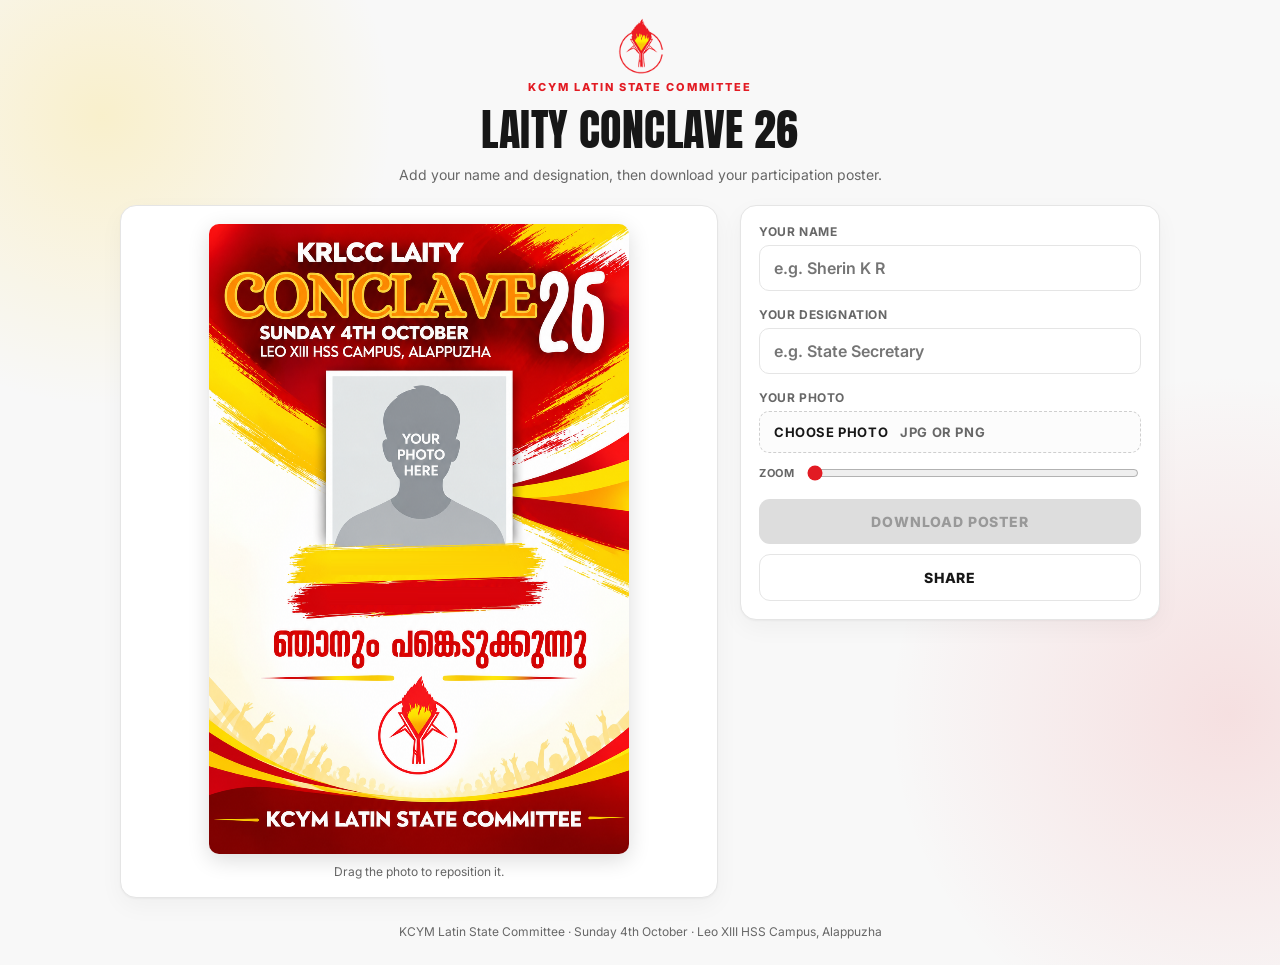
<file: laity_conclave/index.html>
<!DOCTYPE html>
<html lang="en">
<head>
<meta charset="UTF-8">
<meta name="viewport" content="width=device-width, initial-scale=1.0, viewport-fit=cover">
<title>KRLCC Laity Conclave 26 - Poster Generator</title>
<meta name="description" content="Create your personalised KRLCC Laity Conclave 26 participation poster.">
<style>
@import url('https://fonts.googleapis.com/css2?family=Anton&family=Inter:wght@400;500;600;700;800&family=Montserrat:wght@700;800;900&family=Noto+Sans+Malayalam:wght@700;800&display=swap');

:root{
  --red:#e21b23;--red-dark:#bd1118;--yellow:#ffca05;
  --ink:#171717;--muted:#676767;--line:#e5e5e5;
  --card:#fff;--bg:#f8f8f8;
}
*{box-sizing:border-box}
html,body{margin:0;padding:0}
html{-webkit-text-size-adjust:100%}
body{
  min-height:100vh;font-family:Inter,Arial,sans-serif;color:var(--ink);
  background:
    radial-gradient(circle at 8% 12%,rgba(255,202,5,.18),transparent 20%),
    radial-gradient(circle at 96% 74%,rgba(226,27,35,.11),transparent 24%),
    var(--bg);
  padding:18px;
}
.app{width:100%;max-width:1040px;margin:0 auto}

.brand-top{display:flex;align-items:center;justify-content:center;gap:10px;margin-bottom:6px}
.logo{width:56px;height:56px;object-fit:contain}
.eyebrow{margin:0;text-align:center;font-size:11px;font-weight:800;letter-spacing:.18em;text-transform:uppercase;color:var(--red)}
h1{margin:2px 0 4px;text-align:center;font-family:Anton,Impact,sans-serif;font-weight:400;
   font-size:clamp(28px,6vw,44px);letter-spacing:.01em;text-transform:uppercase}
.sub{margin:0 0 22px;text-align:center;color:var(--muted);font-size:14px}

.grid{display:grid;grid-template-columns:minmax(0,1fr) minmax(0,420px);gap:22px;align-items:start}
@media(max-width:820px){
  .grid{grid-template-columns:1fr;gap:14px}
  canvas#poster{max-height:56vh}
}
@media(max-width:560px){
  body{padding:11px}
  .card{padding:14px;border-radius:14px}
  .logo{width:46px;height:46px}
  .sub{margin-bottom:16px;font-size:13px}
  .brand-top{margin-bottom:4px}
}

.card{background:var(--card);border:1px solid var(--line);border-radius:16px;padding:18px;
      box-shadow:0 1px 2px rgba(0,0,0,.04),0 8px 24px rgba(0,0,0,.04)}

.preview-wrap{position:relative;display:flex;justify-content:center}
canvas#poster{width:auto;height:auto;max-width:100%;max-height:72vh;border-radius:10px;display:block;
  background:#eee;box-shadow:0 6px 22px rgba(0,0,0,.14);touch-action:pan-y;cursor:grab}
canvas#poster.has-photo{touch-action:none}
@media(min-width:821px){canvas#poster{max-width:420px}}
canvas#poster.dragging{cursor:grabbing}
.hint{margin:10px 0 0;text-align:center;font-size:12px;color:var(--muted)}

label{display:block;font-size:12px;font-weight:700;letter-spacing:.05em;text-transform:uppercase;
      color:var(--muted);margin:0 0 6px}
.field{margin-bottom:16px}
input[type=text]{width:100%;padding:12px 14px;font:600 16px Inter,Arial,sans-serif;color:var(--ink);
  border:1px solid var(--line);border-radius:10px;background:#fff}
input[type=text]:focus{outline:none;border-color:var(--red);box-shadow:0 0 0 3px rgba(226,27,35,.12)}

.filebtn{display:flex;align-items:center;gap:12px;padding:12px 14px;border:1px dashed #cfcfcf;
  border-radius:10px;cursor:pointer;background:#fcfcfc}
.filebtn:hover{border-color:var(--red);background:#fffafa}
.filebtn span{font-size:13px;color:var(--muted)}
.filebtn strong{font-size:13px;color:var(--ink)}
input[type=file]{display:none}

.zoomrow{display:flex;align-items:center;gap:10px;margin-top:10px}
.zoomrow span{font-size:11px;font-weight:700;letter-spacing:.06em;color:var(--muted);text-transform:uppercase}
input[type=range]{flex:1;accent-color:var(--red)}

.btn{display:block;width:100%;padding:14px 18px;border:0;border-radius:11px;cursor:pointer;
  font:800 14px Inter,Arial,sans-serif;letter-spacing:.06em;text-transform:uppercase}
.btn-primary{background:var(--red);color:#fff}
.btn-primary:hover{background:var(--red-dark)}
.btn-primary:disabled{background:#ddd;color:#999;cursor:not-allowed}
.btn-ghost{background:#fff;color:var(--ink);border:1px solid var(--line);margin-top:10px}
.btn-ghost:hover{border-color:var(--ink)}

.notice{margin:16px 0 0;padding:12px 14px;border-radius:10px;font-size:13px;line-height:1.5;
  overflow-wrap:anywhere;
  background:#fff6f6;border:1px solid #f3c9cb;color:#8a1f24}
.notice code{background:#fff;padding:1px 5px;border-radius:4px;font-size:12px}
.notice[hidden]{display:none}
.status{margin:12px 0 0;text-align:center;font-size:13px;font-weight:600;color:var(--muted)}
.status.ok{color:#2c7a35}
.status.err{color:var(--red)}
.status[hidden]{display:none}
footer{margin:26px 0 8px;text-align:center;font-size:12px;color:var(--muted)}
</style>
</head>
<body>
<div class="app">

  <div class="brand-top"><img class="logo" src="../imgs/kcym_logo.png" alt="KCYM Latin"></div>
  <p class="eyebrow">KCYM Latin State Committee</p>
  <h1>Laity Conclave 26</h1>
  <p class="sub">Add your name and designation, then download your participation poster.</p>

  <div class="grid">

    <div class="card">
      <div class="preview-wrap"><canvas id="poster" width="843" height="1264"></canvas></div>
      <p class="hint" id="hint">Drag the photo to reposition it.</p>
    </div>

    <div class="card">
      <div class="field">
        <label for="name">Your name</label>
        <input type="text" id="name" maxlength="34" placeholder="e.g. Sherin K R" autocomplete="name">
      </div>

      <div class="field">
        <label for="designation">Your designation</label>
        <input type="text" id="designation" maxlength="42" placeholder="e.g. State Secretary">
      </div>

      <div class="field">
        <label>Your photo</label>
        <label class="filebtn" for="photo">
          <strong id="photoname">Choose photo</strong>
          <span>JPG or PNG</span>
        </label>
        <input type="file" id="photo" accept="image/*">
        <div class="zoomrow">
          <span>Zoom</span>
          <input type="range" id="zoom" min="100" max="300" value="100">
        </div>
      </div>

      <button class="btn btn-primary" id="download" disabled>Download poster</button>
      <button class="btn btn-ghost" id="share" hidden>Share</button>

      <p class="status" id="status" hidden></p>
      <div class="notice" id="notice" hidden></div>
    </div>

  </div>

  <footer>KCYM Latin State Committee &middot; Sunday 4th October &middot; Leo XIII HSS Campus, Alappuzha</footer>
</div>

<script>
/* ---------------------------------------------------------------
   Geometry measured from the 843x1264 artwork, in artwork pixels.
   Everything is scaled by S, so a higher-resolution re-export of
   the same design still lines up. Open the page with ?guides=1 to
   see these boxes drawn over the poster.
----------------------------------------------------------------*/
const BASE = {w:1024, h:1536};

const LAYOUT = {
  photo: {x:302, y:371, w:422, h:412},
  name: {
    cover: {x:298, y:798, w:430, h:58},
    cx:513, cy:827, size:64, maxW:490, color:'#1b1b1b'
  },
  desig: {
    cover: {x:295, y:884, w:428, h:45},
    cx:509, cy:904, size:50, maxW:460, color:'#ffffff'
  }
};

// Apps Script web app that files each poster in the shared Drive folder.
// See upload.gs. Leave empty to turn the copy off - the page still works.
const UPLOAD_URL = 'https://script.google.com/macros/s/AKfycbx4tnAUctQUz2GMk0byal4C6UYVTriANz8-PVX3rl5omPwExNLLfpbKPqdMT8nFKXMR/exec';

const TEMPLATES = ['template.png','template.jpg','template.jpeg','template.webp'];
const FONT_STACK = '800 %SIZEpx Montserrat, "Noto Sans Malayalam", Arial, sans-serif';

const canvas = document.getElementById('poster');
const ctx    = canvas.getContext('2d', {willReadFrequently:true});
const guides = new URLSearchParams(location.search).has('guides');

const els = {
  name: document.getElementById('name'),
  desig: document.getElementById('designation'),
  photo: document.getElementById('photo'),
  photoName: document.getElementById('photoname'),
  zoom: document.getElementById('zoom'),
  download: document.getElementById('download'),
  share: document.getElementById('share'),
  notice: document.getElementById('notice'),
  status: document.getElementById('status')
};

let template = null;
let userPhoto = null;
let S = 1;
const view = {scale:1, ox:0, oy:0};

/* ----------------------------- loading ----------------------------- */

function loadImage(src){
  return new Promise((resolve, reject) => {
    const img = new Image();
    img.onload = () => resolve(img);
    img.onerror = reject;
    img.src = src;
  });
}

function loadScript(src){
  return new Promise((resolve, reject) => {
    const el = document.createElement('script');
    el.onload = resolve;
    el.onerror = reject;
    el.src = src;
    document.head.appendChild(el);
  });
}

// True when the image can be drawn and read back. A file:// page gives every
// local file its own opaque origin, which taints the canvas and blocks export.
function exportable(img){
  const probe = document.createElement('canvas');
  probe.width = probe.height = 1;
  const c = probe.getContext('2d');
  c.drawImage(img, 0, 0, 1, 1);
  try { c.getImageData(0, 0, 1, 1); return true; }
  catch(e){ return false; }
}

async function loadTemplate(){
  for (const src of TEMPLATES){
    let img;
    try { img = await loadImage(src); } catch(e){ continue; }
    if (exportable(img)) return img;
    break;  // the file is there but this origin taints it - use the embedded copy
  }
  // Only fetched when needed, so visitors over http never download the base64.
  try { await loadScript('template.js'); } catch(e){ return null; }
  if (typeof TEMPLATE_DATA_URL === 'string'){
    try { return await loadImage(TEMPLATE_DATA_URL); } catch(e){ /* fall through */ }
  }
  return null;
}

function showNotice(html){
  els.notice.hidden = false;
  els.notice.innerHTML = html;
}

/* ------------------------- drawing helpers ------------------------- */

function rectOf(box){
  return {
    x: Math.round(box.x * S),
    y: Math.round(box.y * S),
    w: Math.round(box.w * S),
    h: Math.round(box.h * S)
  };
}

// Removes the placeholder wording printed inside a brush stroke. Each row is
// refilled by blending the stroke's own colour from just left of the text to
// just right of it, so the paint's vertical gradient and the ragged edges of
// the stroke are left untouched.
function coverText(spec){
  const r = rectOf(spec.cover);
  const pad = Math.max(2, Math.round(8 * S));
  const lx = Math.max(0, r.x - pad);
  const rx = Math.min(canvas.width - 1, r.x + r.w + pad);

  const left  = ctx.getImageData(lx, r.y, 1, r.h).data;
  const right = ctx.getImageData(rx, r.y, 1, r.h).data;
  const out   = ctx.createImageData(r.w, r.h);
  const d     = out.data;

  for (let row = 0; row < r.h; row++){
    const o = row * 4;
    for (let col = 0; col < r.w; col++){
      const t = r.w > 1 ? col / (r.w - 1) : 0;
      const i = (row * r.w + col) * 4;
      d[i]     = left[o]     + (right[o]     - left[o])     * t;
      d[i + 1] = left[o + 1] + (right[o + 1] - left[o + 1]) * t;
      d[i + 2] = left[o + 2] + (right[o + 2] - left[o + 2]) * t;
      d[i + 3] = 255;
    }
  }
  ctx.putImageData(out, r.x, r.y);
}

function drawText(text, spec){
  if (!text) return;
  const maxW = spec.maxW * S;
  let size = spec.size * S;

  ctx.textAlign = 'center';
  ctx.textBaseline = 'middle';
  ctx.fillStyle = spec.color;

  const apply = s => {
    ctx.font = FONT_STACK.replace('%SIZE', Math.round(s));
    if ('letterSpacing' in ctx) ctx.letterSpacing = (s * 0.015).toFixed(2) + 'px';
  };

  apply(size);
  while (ctx.measureText(text).width > maxW && size > 8){
    size -= 1;
    apply(size);
  }
  ctx.fillText(text, spec.cx * S, spec.cy * S);
  if ('letterSpacing' in ctx) ctx.letterSpacing = '0px';
}

function clampView(){
  const r = rectOf(LAYOUT.photo);
  const base = Math.max(r.w / userPhoto.width, r.h / userPhoto.height);
  const s = base * view.scale;
  const slackX = Math.max(0, (userPhoto.width  * s - r.w) / 2) / r.w;
  const slackY = Math.max(0, (userPhoto.height * s - r.h) / 2) / r.h;
  view.ox = Math.max(-slackX, Math.min(slackX, view.ox));
  view.oy = Math.max(-slackY, Math.min(slackY, view.oy));
}

function drawPhoto(){
  const r = rectOf(LAYOUT.photo);
  clampView();
  const base = Math.max(r.w / userPhoto.width, r.h / userPhoto.height);
  const s = base * view.scale;
  const dw = userPhoto.width * s, dh = userPhoto.height * s;

  ctx.save();
  ctx.beginPath();
  ctx.rect(r.x, r.y, r.w, r.h);
  ctx.clip();
  ctx.drawImage(userPhoto,
    r.x + (r.w - dw) / 2 + view.ox * r.w,
    r.y + (r.h - dh) / 2 + view.oy * r.h,
    dw, dh);
  ctx.restore();
}

function drawGuides(){
  ctx.save();
  ctx.lineWidth = 2;
  ctx.strokeStyle = '#0066ff';
  for (const box of [LAYOUT.photo, LAYOUT.name.cover, LAYOUT.desig.cover]){
    const r = rectOf(box);
    ctx.strokeRect(r.x, r.y, r.w, r.h);
  }
  ctx.strokeStyle = '#00cc44';
  for (const spec of [LAYOUT.name, LAYOUT.desig]){
    ctx.beginPath();
    ctx.moveTo((spec.cx - spec.maxW / 2) * S, spec.cy * S);
    ctx.lineTo((spec.cx + spec.maxW / 2) * S, spec.cy * S);
    ctx.stroke();
  }
  ctx.restore();
}

function render(){
  if (!template) return;
  ctx.clearRect(0, 0, canvas.width, canvas.height);
  ctx.drawImage(template, 0, 0, canvas.width, canvas.height);

  if (userPhoto) drawPhoto();

  coverText(LAYOUT.name);
  coverText(LAYOUT.desig);
  drawText(els.name.value.trim().toUpperCase(), LAYOUT.name);
  drawText(els.desig.value.trim().toUpperCase(), LAYOUT.desig);

  if (guides) drawGuides();

  els.download.disabled = !els.name.value.trim();
}

/* --------------------------- interaction --------------------------- */

function canvasPoint(e){
  const b = canvas.getBoundingClientRect();
  return {
    x: (e.clientX - b.left) * (canvas.width  / b.width),
    y: (e.clientY - b.top)  * (canvas.height / b.height)
  };
}

let dragFrom = null;

canvas.addEventListener('pointerdown', e => {
  if (!userPhoto) return;
  const p = canvasPoint(e), r = rectOf(LAYOUT.photo);
  if (p.x < r.x || p.x > r.x + r.w || p.y < r.y || p.y > r.y + r.h) return;
  dragFrom = {p, ox: view.ox, oy: view.oy};
  canvas.setPointerCapture(e.pointerId);
  canvas.classList.add('dragging');
});

canvas.addEventListener('pointermove', e => {
  if (!dragFrom) return;
  const p = canvasPoint(e), r = rectOf(LAYOUT.photo);
  view.ox = dragFrom.ox + (p.x - dragFrom.p.x) / r.w;
  view.oy = dragFrom.oy + (p.y - dragFrom.p.y) / r.h;
  render();
});

for (const ev of ['pointerup','pointercancel']){
  canvas.addEventListener(ev, () => { dragFrom = null; canvas.classList.remove('dragging'); });
}

els.name.addEventListener('input', render);
els.desig.addEventListener('input', render);

els.zoom.addEventListener('input', () => {
  view.scale = els.zoom.value / 100;
  render();
});

els.photo.addEventListener('change', async () => {
  const file = els.photo.files[0];
  if (!file) return;
  // Read as a data URL - a blob: URL taints the canvas on a file:// page.
  const dataUrl = await new Promise((resolve, reject) => {
    const reader = new FileReader();
    reader.onload = () => resolve(reader.result);
    reader.onerror = reject;
    reader.readAsDataURL(file);
  });
  userPhoto = await loadImage(dataUrl);
  canvas.classList.add('has-photo');
  els.photoName.textContent = file.name.length > 26 ? file.name.slice(0, 24) + '...' : file.name;
  view.scale = 1; view.ox = 0; view.oy = 0;
  els.zoom.value = 100;
  render();
});

/* ----------------------------- output ------------------------------ */

function fileName(){
  const slug = els.name.value.trim().toLowerCase()
    .replace(/[^a-z0-9]+/g, '-').replace(/^-|-$/g, '') || 'poster';
  return 'laity-conclave-26-' + slug + '.png';
}

function exportFailed(){
  showNotice('The browser blocked the download because the artwork was not embedded. Run ' +
    '<code>./make-template.sh</code> in this folder and reload, or open the page through ' +
    'a web server instead of a <code>file://</code> path.');
}

function setStatus(text, kind){
  els.status.hidden = !text;
  els.status.textContent = text;
  els.status.className = 'status' + (kind ? ' ' + kind : '');
}

let lastUpload = '';

async function uploadPoster(dataUrl){
  if (!UPLOAD_URL) return;
  if (location.protocol === 'file:'){
    setStatus('Shared copies need the page served over http, not a file:// path.', 'err');
    return;
  }
  const key = els.name.value.trim() + '|' + els.desig.value.trim() + '|' + dataUrl.length;
  if (key === lastUpload) return;
  lastUpload = key;

  setStatus('Saving a copy...');
  try {
    // text/plain keeps this a simple request, so the browser skips the CORS
    // preflight that Apps Script does not answer.
    const res = await fetch(UPLOAD_URL, {
      method: 'POST',
      headers: {'Content-Type': 'text/plain;charset=utf-8'},
      body: JSON.stringify({
        name: els.name.value.trim(),
        designation: els.desig.value.trim(),
        image: dataUrl
      })
    });
    const text = await res.text();
    let out;
    try {
      out = JSON.parse(text);
    } catch(e){
      // Apps Script answers with an HTML sign-in page when the deployment is
      // not shared with "Anyone", so a non-JSON reply points straight at that.
      throw new Error(res.status === 403 || /sign in|accounts\.google\.com/i.test(text)
        ? 'the web app is not shared with "Anyone" (HTTP ' + res.status + ')'
        : 'unexpected reply from the web app (HTTP ' + res.status + ')');
    }
    if (!out.ok) throw new Error(out.error || 'upload rejected');
    setStatus('Saved to the shared folder.', 'ok');
  } catch(err){
    lastUpload = '';
    console.error('[poster upload]', err);
    setStatus('Poster downloaded, but the shared copy failed: ' + err.message, 'err');
  }
}

els.download.addEventListener('click', () => {
  let href;
  try { href = canvas.toDataURL('image/png'); }
  catch(e){ exportFailed(); return; }
  const a = document.createElement('a');
  a.download = fileName();
  a.href = href;
  a.click();
  uploadPoster(href);
});

els.share.addEventListener('click', () => {
  try { canvas.toDataURL('image/png'); }
  catch(e){ exportFailed(); return; }
  canvas.toBlob(async blob => {
    const file = new File([blob], fileName(), {type:'image/png'});
    if (navigator.canShare && navigator.canShare({files:[file]})){
      try { await navigator.share({files:[file], title:'KRLCC Laity Conclave 26'}); } catch(e){}
    }
    uploadPoster(canvas.toDataURL('image/png'));
  }, 'image/png');
});

/* ------------------------------ start ------------------------------ */

(async function init(){
  template = await loadTemplate();
  if (!template){
    showNotice('The poster artwork is missing. Save the Laity Conclave 26 design in this ' +
      'folder as <code>template.png</code>, run <code>./make-template.sh</code>, then reload.');
    return;
  }

  canvas.width  = template.naturalWidth;
  canvas.height = template.naturalHeight;
  S = canvas.width / BASE.w;

  try {
    await Promise.all([
      document.fonts.load('800 47px Montserrat'),
      document.fonts.load('800 47px "Noto Sans Malayalam"')
    ]);
  } catch(e){ /* fall back to the system font */ }

  if (navigator.canShare && navigator.canShare({files:[new File([''], 'x.png', {type:'image/png'})]})){
    els.share.hidden = false;
  }
  render();
})();
</script>
</body>
</html>
</file>
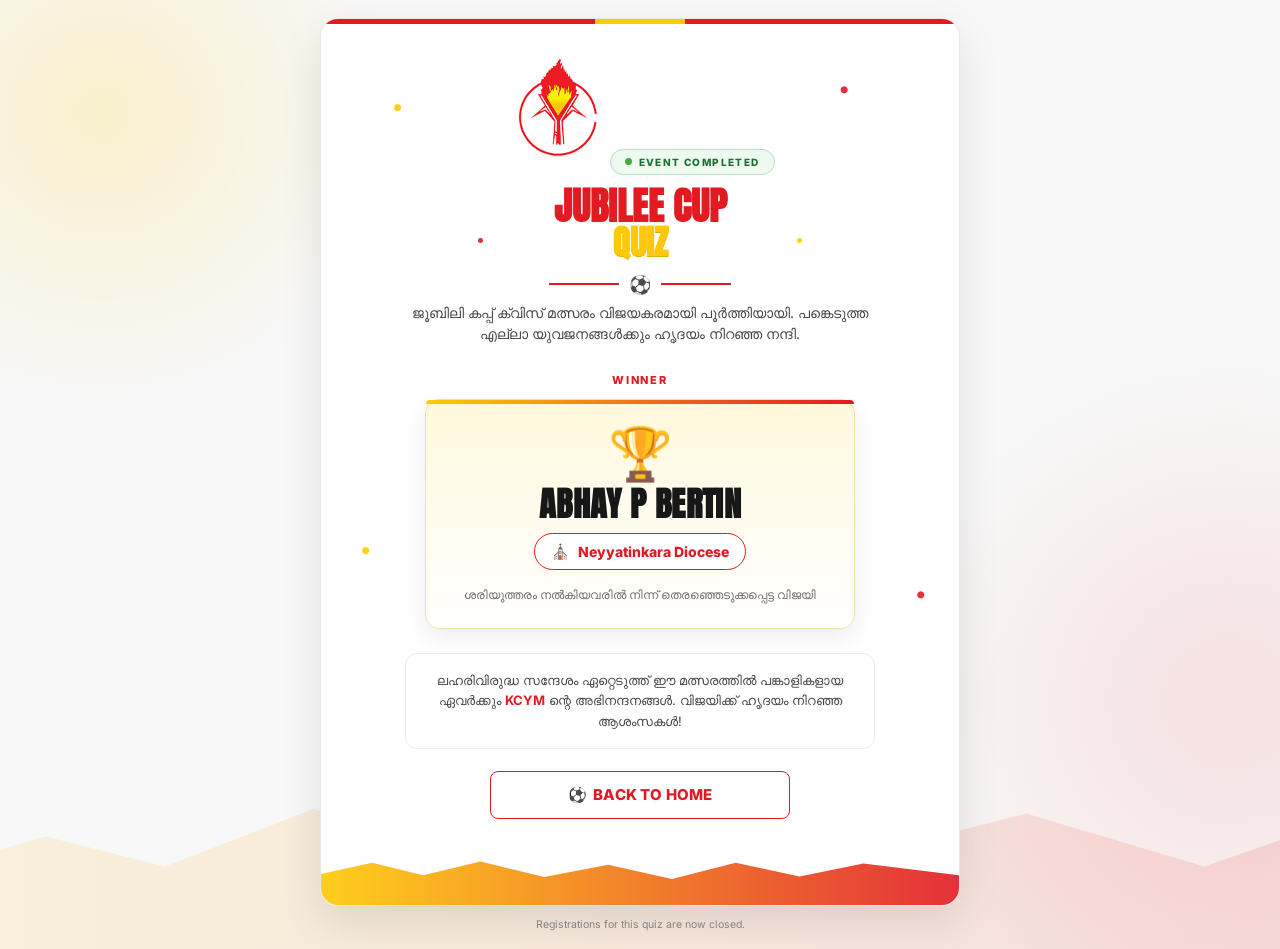
<file: jubilee-cup-quiz/completed.html>
<!DOCTYPE html>
<html lang="en">
<head>
<meta charset="UTF-8">
<meta name="viewport" content="width=device-width, initial-scale=1.0, maximum-scale=1.0, viewport-fit=cover">
<title>Jubilee Cup Quiz - Completed</title>
<style>

@import url('https://fonts.googleapis.com/css2?family=Anton&family=Inter:wght@400;500;600;700;800&display=swap');

:root{
  --red:#e21b23;--red-dark:#bd1118;--yellow:#ffca05;--yellow-soft:#fff8dc;
  --ink:#171717;--muted:#676767;--line:#e5e5e5;--green:#42ad45;
  --card:#fff;--bg:#fafafa;
}
*{box-sizing:border-box}
html{width:100%;overflow-x:hidden}
html,body{margin:0;padding:0}
body{
  min-height:100vh;width:100%;max-width:100%;overflow-x:hidden;
  font-family:Inter,Arial,sans-serif;color:var(--ink);
  background:
    radial-gradient(circle at 8% 12%,rgba(255,202,5,.18),transparent 20%),
    radial-gradient(circle at 96% 74%,rgba(226,27,35,.11),transparent 24%),
    #f8f8f8;
  display:flex;align-items:center;justify-content:center;padding:18px;
}
body:before{
  content:"";position:fixed;z-index:0;inset:auto -8% -70px;height:230px;
  background:linear-gradient(90deg,rgba(255,202,5,.75),rgba(226,27,35,.8));
  clip-path:polygon(0 60%,10% 42%,18% 55%,28% 30%,40% 52%,52% 24%,64% 52%,76% 32%,88% 55%,100% 28%,100% 100%,0 100%);
  opacity:.16;pointer-events:none;
}
.app{width:100%;max-width:640px;min-width:0;position:relative;z-index:1}
.screen{animation:fadeIn .3s ease}
@keyframes fadeIn{from{opacity:.5;transform:translateY(4px)}to{opacity:1;transform:none}}

.card{
  position:relative;background:rgba(255,255,255,.98);border:1px solid #e7e7e7;
  border-radius:18px;overflow:hidden;box-shadow:0 15px 42px rgba(0,0,0,.10);max-width:100%;min-width:0
}
.card:before{
  content:"";position:absolute;left:0;right:0;top:0;height:5px;
  background:linear-gradient(90deg,var(--red) 0 43%,var(--yellow) 43% 57%,var(--red) 57%)
}

.done-card{padding:38px 32px 24px;text-align:center;overflow:hidden}
.confetti{position:absolute;inset:0;pointer-events:none;opacity:.9;background:
  radial-gradient(circle at 12% 10%,var(--yellow) 0 3px,transparent 4px),
  radial-gradient(circle at 82% 8%,var(--red) 0 3px,transparent 4px),
  radial-gradient(circle at 25% 25%,var(--red) 0 2px,transparent 3px),
  radial-gradient(circle at 75% 25%,var(--yellow) 0 2px,transparent 3px),
  radial-gradient(circle at 7% 60%,var(--yellow) 0 3px,transparent 4px),
  radial-gradient(circle at 94% 65%,var(--red) 0 3px,transparent 4px)
}
.done-content{position:relative;z-index:2}
.done-logo{width:100px;height:100px;object-fit:contain;margin-bottom:8px}
.status-pill{
  display:inline-flex;align-items:center;gap:7px;margin-bottom:12px;
  padding:6px 14px;border-radius:999px;background:#eef9f0;border:1px solid #b7dfbd;
  color:#1f7131;font-size:10px;font-weight:800;letter-spacing:.14em;text-transform:uppercase
}
.status-pill:before{content:"";width:7px;height:7px;border-radius:50%;background:var(--green)}
.done-title{font-family:Anton,Impact,sans-serif;text-transform:uppercase;color:var(--red);font-size:38px;line-height:1;margin:0 0 5px}
.done-title span{display:block;color:var(--yellow);font-size:34px;text-shadow:0 1px 0 #e4ae00}
.hero-rule{display:flex;align-items:center;justify-content:center;gap:10px;margin:15px auto 7px;color:var(--red)}
.hero-rule:before,.hero-rule:after{content:"";height:2px;width:70px;background:var(--red)}
.hero-rule b{font-size:18px}
.done-subtitle{margin:0 auto;max-width:460px;color:#444;font-size:14px;line-height:1.55}

.winner-label{
  margin:28px 0 0;font-size:11px;font-weight:800;letter-spacing:.18em;
  text-transform:uppercase;color:var(--red)
}
.winner-box{
  position:relative;margin:12px auto 0;max-width:430px;padding:28px 22px 24px;
  border-radius:14px;border:1px solid #f0e0a8;
  background:linear-gradient(180deg,var(--yellow-soft),#fff);
  box-shadow:0 8px 22px rgba(0,0,0,.07)
}
.winner-box:before{
  content:"";position:absolute;left:0;right:0;top:0;height:4px;border-radius:14px 14px 0 0;
  background:linear-gradient(90deg,var(--yellow),var(--red))
}
.trophy{font-size:52px;line-height:1;margin-bottom:6px;animation:trophyPulse 1.8s ease-in-out infinite}
@keyframes trophyPulse{50%{transform:translateY(-4px) rotate(-4deg)}}
.winner-name{
  font-family:Anton,Impact,sans-serif;text-transform:uppercase;letter-spacing:.01em;
  font-size:34px;line-height:1.08;color:var(--ink);margin:4px 0 10px;overflow-wrap:anywhere
}
.winner-diocese{
  display:inline-flex;align-items:center;gap:8px;padding:8px 16px;border-radius:999px;
  background:#fff;border:1.5px solid var(--red);color:var(--red);
  font-size:14px;font-weight:800
}
.winner-diocese .pin{font-size:15px}
.winner-caption{margin:16px 0 0;color:#6b6b6b;font-size:12px;line-height:1.5}

.thanks{
  margin:24px auto 0;max-width:470px;padding:16px 18px;border-radius:12px;
  border:1px solid #eee;background:#fff;color:#444;font-size:13px;line-height:1.6
}
.thanks b{color:var(--red)}

.btn{
  display:inline-flex;align-items:center;justify-content:center;
  width:100%;max-width:300px;border:0;border-radius:8px;height:48px;padding:0 18px;cursor:pointer;
  font:800 15px Inter,Arial,sans-serif;letter-spacing:.01em;text-decoration:none;margin:22px auto 0
}
.btn-secondary{background:#fff;border:1.5px solid var(--red);color:var(--red)}
.btn-secondary:hover{background:#fff5f5;transform:translateY(-1px)}

.done-foot{height:62px;margin:24px -32px -24px;background:linear-gradient(90deg,rgba(255,202,5,.9),rgba(226,27,35,.9));clip-path:polygon(0 50%,8% 32%,16% 52%,25% 30%,35% 55%,45% 35%,55% 58%,65% 32%,75% 54%,85% 33%,100% 52%,100% 100%,0 100%)}
.footer-note{text-align:center;color:#888;font-size:10.5px;margin:12px 0 0}

@media (max-width:760px){
  body{padding:6px;display:block}
  .app{margin:0 auto;width:100%}
  .done-card{width:100%;padding:28px 14px 18px;border-radius:12px}
  .done-logo{width:76px;height:76px;margin-bottom:4px}
  .done-title{font-size:30px}
  .done-title span{font-size:27px}
  .done-subtitle{font-size:12.5px}
  .hero-rule:before,.hero-rule:after{width:50px}
  .winner-box{width:100%;max-width:none;padding:22px 14px 20px}
  .trophy{font-size:44px}
  .winner-name{font-size:28px}
  .winner-diocese{font-size:13px;padding:7px 14px}
  .thanks{font-size:12px;padding:14px}
  .btn{height:46px;font-size:14px}
  .done-foot{height:45px;margin:18px -14px -18px}
  .footer-note{font-size:9px;margin:8px 0}
}
@media (max-width:380px){
  body{padding:4px}
  .done-card{padding:22px 11px 15px}
  .done-logo{width:68px;height:68px}
  .done-title{font-size:26px}
  .done-title span{font-size:23px}
  .winner-name{font-size:24px}
  .trophy{font-size:40px}
}
@media (max-width:320px){
  .done-title{font-size:23px}
  .done-title span{font-size:21px}
  .winner-name{font-size:21px}
}

</style>
</head>
<body>

<div class="app">
  <div class="screen">
    <div class="card done-card">
      <div class="confetti"></div>
      <div class="done-content">

        <img class="done-logo" src="../imgs/kcym_logo.png" alt="KCYM Logo">
        <div class="status-pill">Event Completed</div>
        <h1 class="done-title">JUBILEE CUP<span>QUIZ</span></h1>
        <div class="hero-rule"><b>⚽</b></div>
        <p class="done-subtitle">
          ജൂബിലി കപ്പ് ക്വിസ് മത്സരം വിജയകരമായി പൂർത്തിയായി.
          പങ്കെടുത്ത എല്ലാ യുവജനങ്ങൾക്കും ഹൃദയം നിറഞ്ഞ നന്ദി.
        </p>

        <!-- ================= WINNER DETAILS ================= -->
        <p class="winner-label">Winner</p>
        <div class="winner-box">
          <div class="trophy">🏆</div>
          <h2 class="winner-name">Abhay P Bertin</h2>
          <div class="winner-diocese"><span class="pin">⛪</span><span>Neyyatinkara Diocese</span></div>
          <p class="winner-caption">ശരിയുത്തരം നൽകിയവരിൽ നിന്ന് തെരഞ്ഞെടുക്കപ്പെട്ട വിജയി</p>
        </div>
        <!-- =============== END OF WINNER DETAILS SECTION =============== -->

        <div class="thanks">
          ലഹരിവിരുദ്ധ സന്ദേശം ഏറ്റെടുത്ത് ഈ മത്സരത്തിൽ പങ്കാളികളായ ഏവർക്കും
          <b>KCYM</b> ന്റെ അഭിനന്ദനങ്ങൾ. വിജയിക്ക് ഹൃദയം നിറഞ്ഞ ആശംസകൾ!
        </div>

        <a class="btn btn-secondary" href="../index.html">⚽ &nbsp;BACK TO HOME</a>

      </div>
      <div class="done-foot"></div>
    </div>
    <p class="footer-note">Registrations for this quiz are now closed.</p>
  </div>
</div>

</body>
</html>
</file>
